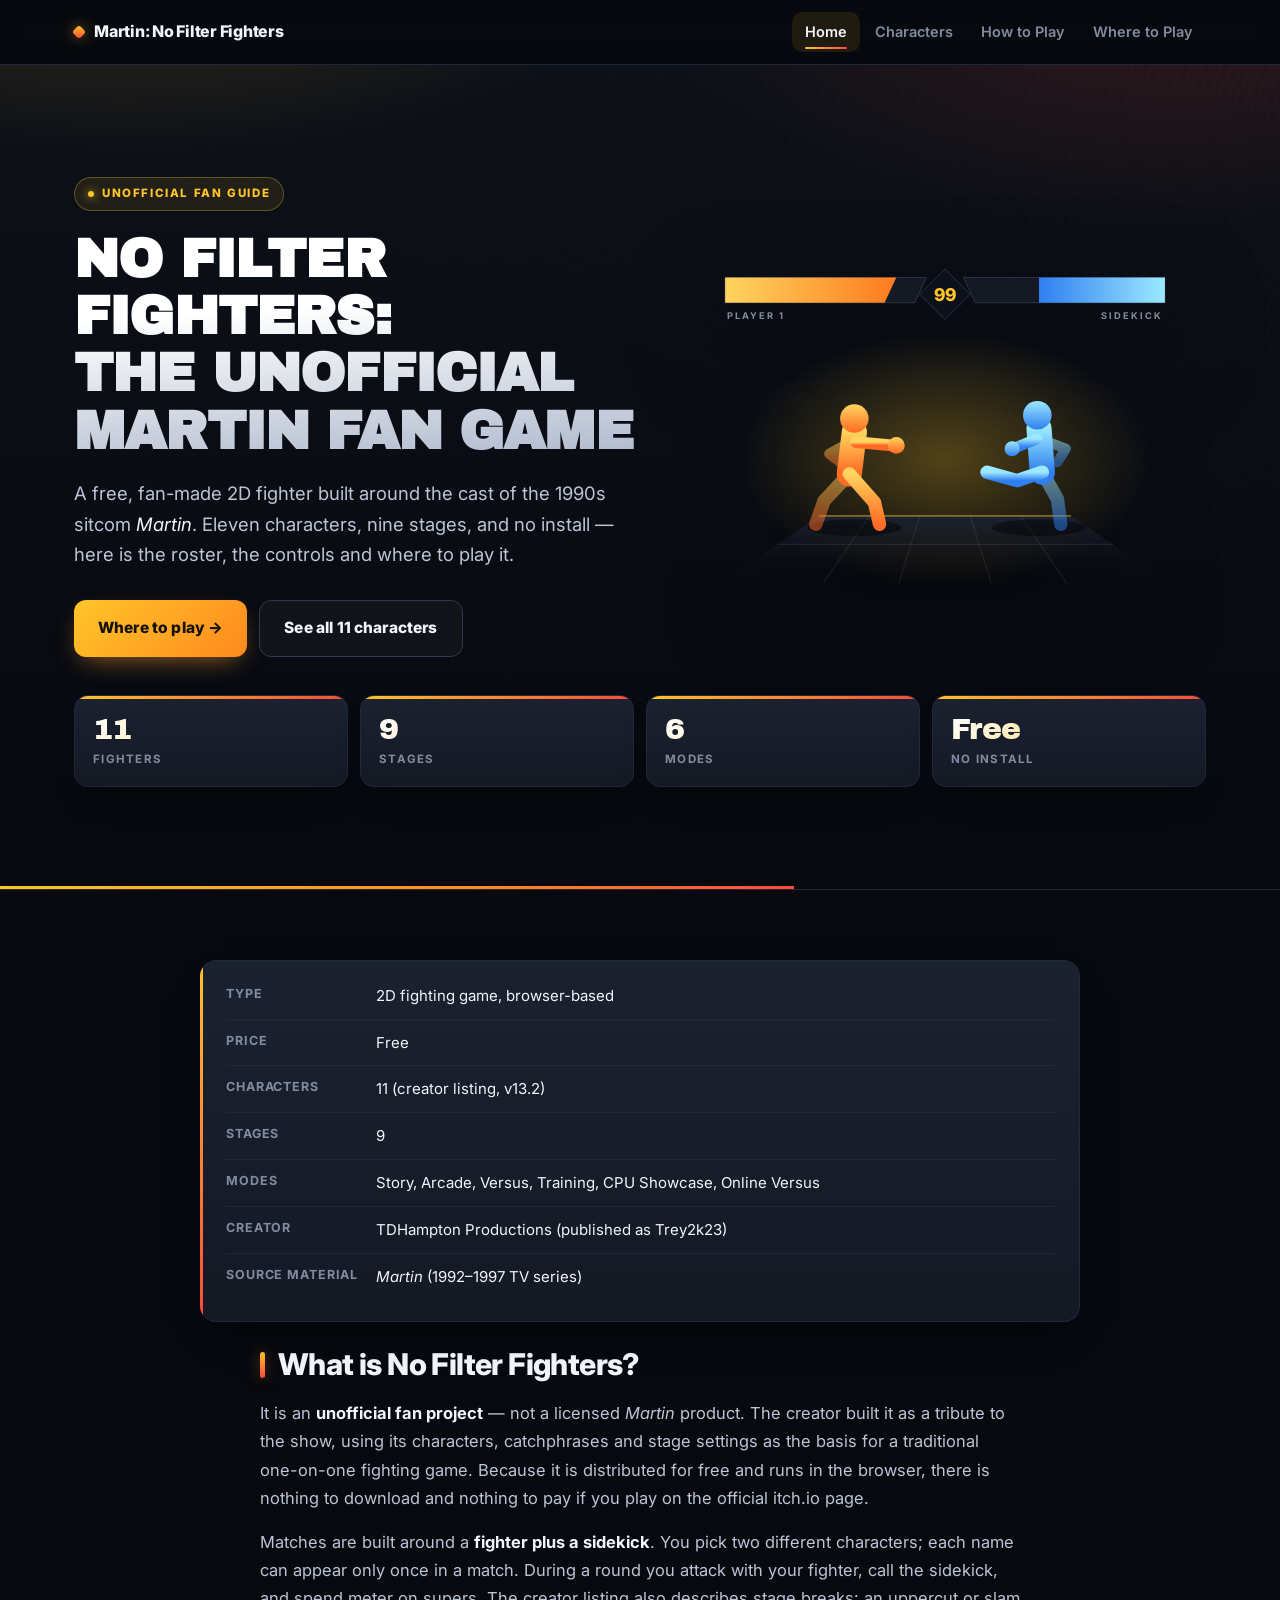
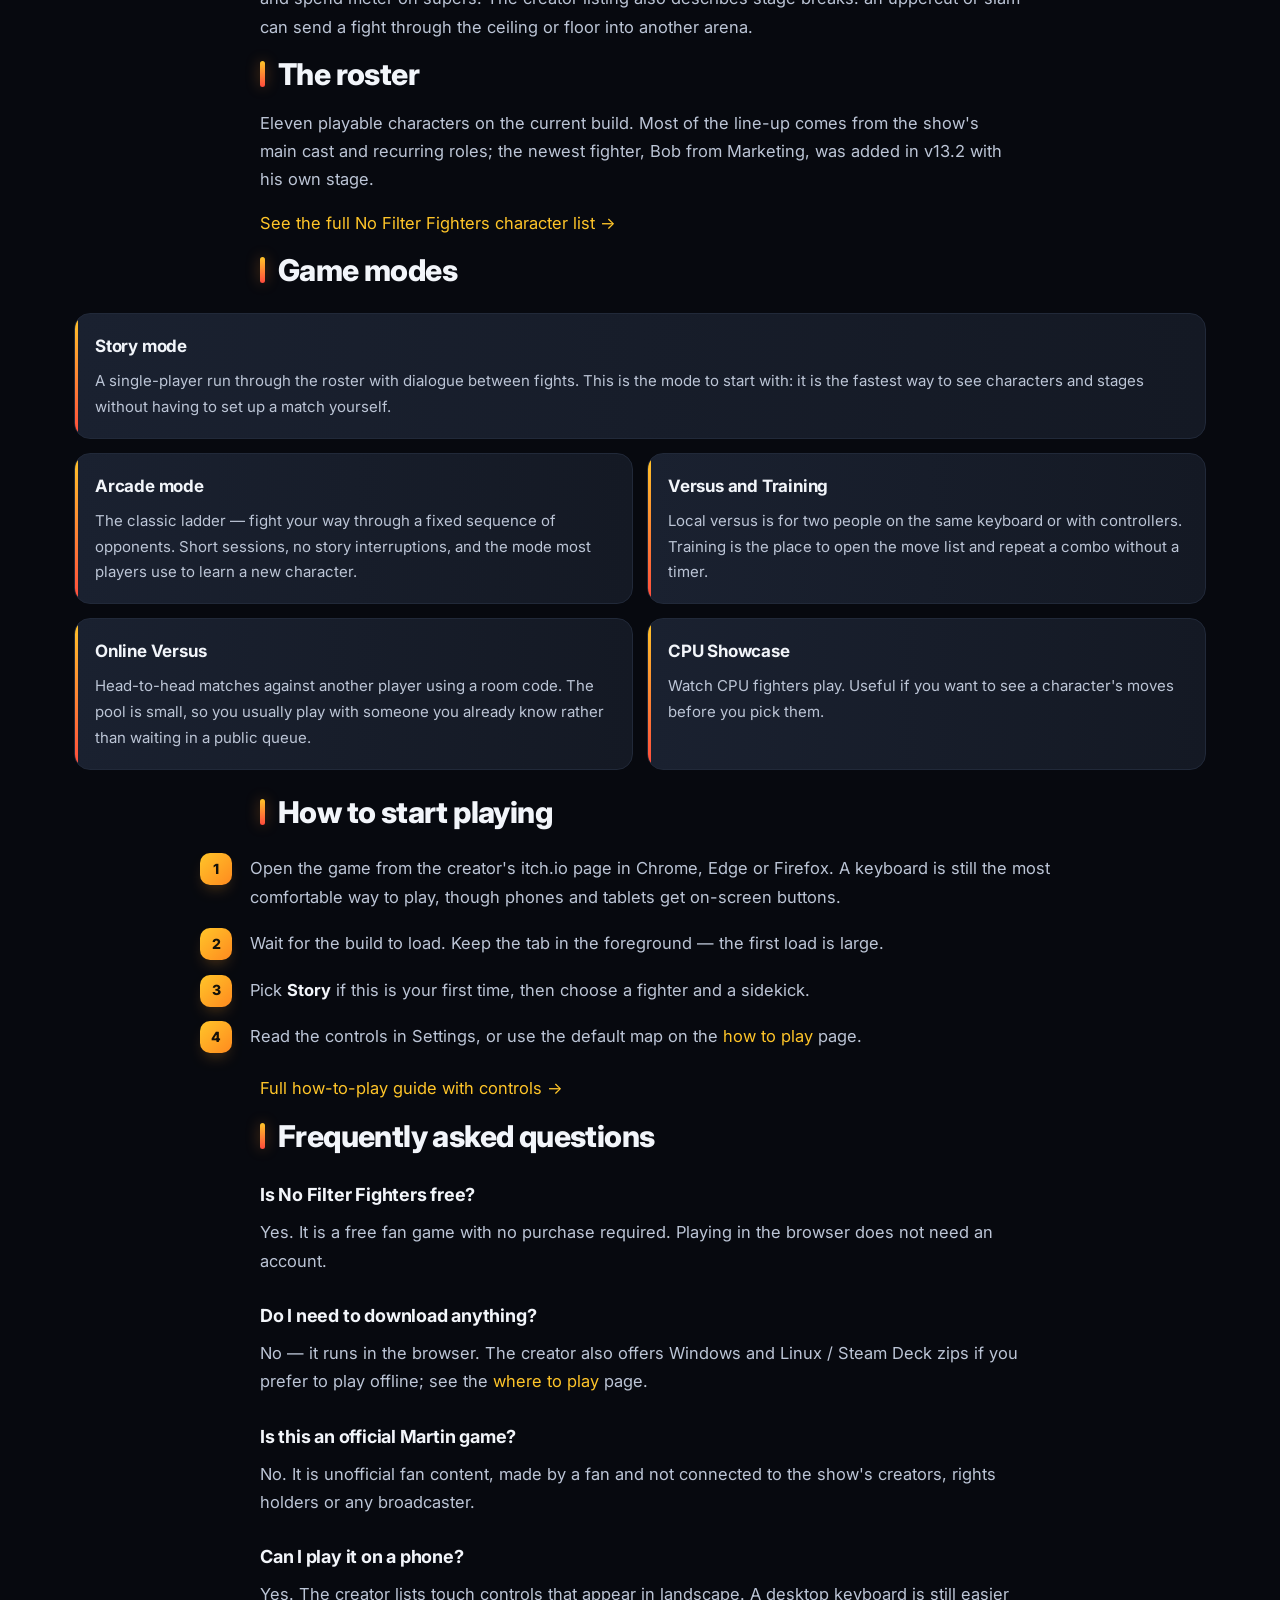
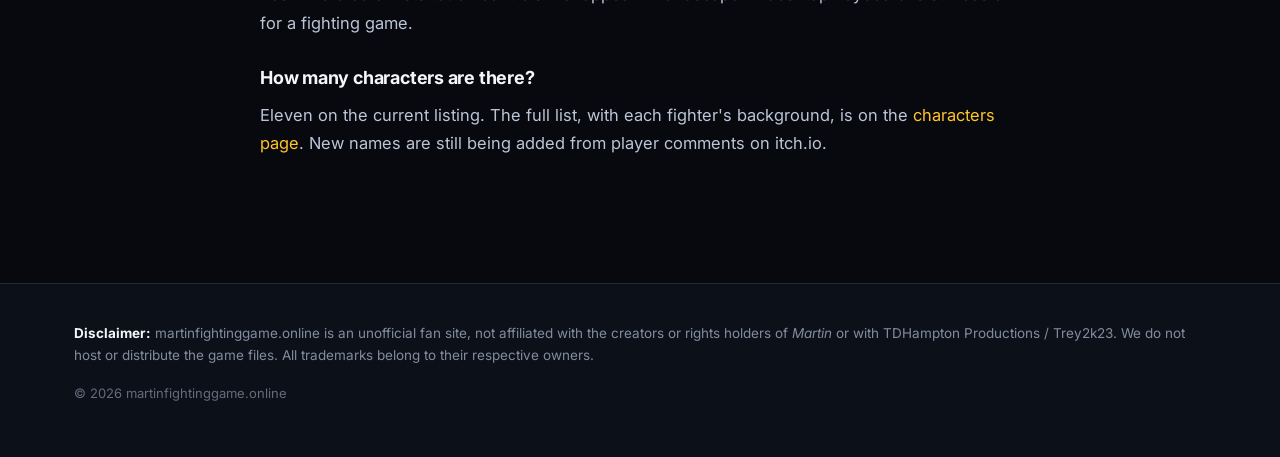
<file: index.html>
<!doctype html>
<html lang="en">
<head>
<meta charset="utf-8">
<meta name="viewport" content="width=device-width,initial-scale=1">
<title>No Filter Fighters – Martin Fan Game Guide &amp; Characters</title>
<meta name="description" content="No Filter Fighters is a free unofficial Martin fan fighting game you can play in your browser. Full character list, stages, game modes and how to start playing.">
<link rel="canonical" href="https://martinfightinggame.online/">
<meta property="og:type" content="website">
<meta property="og:site_name" content="martinfightinggame.online">
<meta property="og:url" content="https://martinfightinggame.online/">
<meta property="og:title" content="No Filter Fighters – Martin Fan Game Guide &amp; Characters">
<meta property="og:description" content="Free unofficial Martin fan fighting game you can play in your browser. Full character list, stages, game modes and how to start playing.">
<meta property="og:image" content="https://martinfightinggame.online/og.png">
<meta property="og:image:width" content="1200">
<meta property="og:image:height" content="630">
<meta property="og:image:alt" content="No Filter Fighters – unofficial Martin fan fighting game">
<meta name="twitter:card" content="summary_large_image">
<meta name="twitter:image" content="https://martinfightinggame.online/og.png">
<link rel="preconnect" href="https://fonts.gstatic.com" crossorigin>
<link rel="stylesheet" href="https://fonts.googleapis.com/css2?family=Archivo+Black&family=Inter:wght@400;500;600;700;800&display=swap">
<link rel="stylesheet" href="/style.css?v=4">
<link rel="icon" href="/favicon.ico" sizes="32x32">
<link rel="icon" href="/favicon.svg" type="image/svg+xml">
<link rel="apple-touch-icon" href="/apple-touch-icon.png">
</head>
<body>
<header class="site-header"><div class="wrap">
  <a class="brand" href="/"><span class="dot"></span>Martin: No Filter Fighters</a>
  <nav class="nav">
    <a href="/" aria-current="page">Home</a>
    <a href="/characters/">Characters</a>
    <a href="/how-to-play/">How to Play</a>
    <a href="/where-to-play/">Where to Play</a>
  </nav>
</div></header>

<main>
  <section class="page-hero"><div class="wrap">
  <div class="hero-grid">
    <div class="hero-copy">
      <span class="eyebrow">Unofficial Fan Guide</span>
      <h1>No Filter Fighters:<br>The Unofficial Martin Fan Game</h1>
      <p class="lede">A free, fan-made 2D fighter built around the cast of the 1990s sitcom <em>Martin</em>. Eleven characters, nine stages, and no install — here is the roster, the controls and where to play it.</p>
      <div class="cta-row">
        <a class="btn" href="/where-to-play/">Where to play →</a>
        <a class="btn btn-ghost" href="/characters/">See all 11 characters</a>
      </div>
    </div>

    <div class="hero-art">
      <svg class="arena" viewBox="0 0 560 400" xmlns="http://www.w3.org/2000/svg" role="img" aria-label="Two abstract fighters facing off on a stage with health bars">
        <defs>
          <linearGradient id="h-p1" x1="0" x2="1" y1="0" y2="0"><stop offset="0" stop-color="#ffd45e"/><stop offset="1" stop-color="#ff7a1f"/></linearGradient>
          <linearGradient id="h-p2" x1="1" x2="0" y1="0" y2="0"><stop offset="0" stop-color="#9ce9ff"/><stop offset="1" stop-color="#2f7ff0"/></linearGradient>
          <linearGradient id="h-f1" x1="0" x2="0" y1="0" y2="1"><stop offset="0" stop-color="#ffd45e"/><stop offset="1" stop-color="#ff6a24"/></linearGradient>
          <linearGradient id="h-f2" x1="0" x2="0" y1="0" y2="1"><stop offset="0" stop-color="#9ce9ff"/><stop offset="1" stop-color="#2f7ff0"/></linearGradient>
          <linearGradient id="h-floor" x1="0" x2="0" y1="0" y2="1"><stop offset="0" stop-color="#1b2232"/><stop offset="1" stop-color="#07090f" stop-opacity="0"/></linearGradient>
          <radialGradient id="h-glow"><stop offset="0" stop-color="#ffc529" stop-opacity=".30"/><stop offset="1" stop-color="#ffc529" stop-opacity="0"/></radialGradient>
        </defs>

        <ellipse cx="280" cy="250" rx="245" ry="150" fill="url(#h-glow)"/>

        <path d="M130 318 H430 L548 398 H12 Z" fill="url(#h-floor)"/>
        <g stroke="#fff" stroke-opacity=".07" stroke-width="1.5">
          <path d="M190 318 L135 398"/><path d="M250 318 L225 398"/>
          <path d="M310 318 L335 398"/><path d="M370 318 L425 398"/>
          <path d="M80 352 H480"/>
        </g>
        <path d="M130 318 H430" stroke="#ffc529" stroke-opacity=".45" stroke-width="2"/>

        <g>
          <path d="M18 34 H258 L244 64 H18 Z" fill="#141924" stroke="#30394d"/>
          <path d="M18 34 H222 L208 64 H18 Z" fill="url(#h-p1)"/>
          <path d="M542 34 H302 L316 64 H542 Z" fill="#141924" stroke="#30394d"/>
          <path d="M542 34 H392 V64 H542 Z" fill="url(#h-p2)"/>
          <path d="M280 24 L310 54 L280 84 L250 54 Z" fill="#0c1018" stroke="#30394d"/>
          <text x="280" y="62" text-anchor="middle" font-family="Inter,system-ui,sans-serif" font-size="21" font-weight="800" fill="#ffc529">99</text>
          <text x="20" y="84" font-family="Inter,system-ui,sans-serif" font-size="11" font-weight="700" letter-spacing="2.4" fill="#828ca0">PLAYER 1</text>
          <text x="540" y="84" text-anchor="end" font-family="Inter,system-ui,sans-serif" font-size="11" font-weight="700" letter-spacing="2.4" fill="#828ca0">SIDEKICK</text>
        </g>

        <ellipse cx="172" cy="332" rx="56" ry="10" fill="#000" opacity=".45"/>
        <ellipse cx="392" cy="332" rx="56" ry="10" fill="#000" opacity=".45"/>

        <g transform="translate(172,330)"><g class="f1" fill="url(#h-f1)" stroke="url(#h-f1)" stroke-linecap="round" stroke-linejoin="round">
          <g opacity=".5">
            <path d="M-4 -100 L-30 -86 L-12 -72" fill="none" stroke-width="12"/>
            <path d="M-6 -62 L-36 -30 L-46 -2" fill="none" stroke-width="16"/>
          </g>
          <path d="M0 -112 L-6 -62" fill="none" stroke-width="30"/>
          <circle cx="0" cy="-128" r="17" stroke="none"/>
          <path d="M-6 -62 L24 -28 L30 -2" fill="none" stroke-width="16"/>
          <path d="M2 -100 L44 -96" fill="none" stroke-width="14"/>
          <circle cx="50" cy="-96" r="10" stroke="none"/>
        </g></g>

        <g transform="translate(392,330) scale(-1,1)"><g class="f2" fill="url(#h-f2)" stroke="url(#h-f2)" stroke-linecap="round" stroke-linejoin="round">
          <g opacity=".5">
            <path d="M-6 -102 L-32 -92 L-22 -76" fill="none" stroke-width="12"/>
            <path d="M-4 -64 L-22 -32 L-26 -2" fill="none" stroke-width="16"/>
          </g>
          <path d="M0 -116 L-4 -64" fill="none" stroke-width="30"/>
          <circle cx="2" cy="-132" r="17" stroke="none"/>
          <path d="M-4 -64 L26 -54 L62 -64" fill="none" stroke-width="16"/>
          <path d="M2 -104 L26 -94" fill="none" stroke-width="13"/>
          <circle cx="32" cy="-92" r="9" stroke="none"/>
        </g></g>

        <g transform="translate(-50,2)"><polygon class="spark" fill="#ffc529"
          points="272,206 275.8,222.8 290.4,213.6 281.2,228.2 298,232 281.2,235.8 290.4,250.4 275.8,241.2 272,258 268.2,241.2 253.6,250.4 262.8,235.8 246,232 262.8,228.2 253.6,213.6 268.2,222.8"/></g>
      </svg>
    </div>
  </div>

  <div class="stats">
    <div><span class="num">11</span><span class="lab">Fighters</span></div>
    <div><span class="num">9</span><span class="lab">Stages</span></div>
    <div><span class="num">6</span><span class="lab">Modes</span></div>
    <div><span class="num">Free</span><span class="lab">No install</span></div>
  </div>
</div></section>

  <div class="wrap prose">
    <section>
      <div class="card callout">
        <dl class="facts">
          <dt>Type</dt><dd>2D fighting game, browser-based</dd>
          <dt>Price</dt><dd>Free</dd>
          <dt>Characters</dt><dd>11 (creator listing, v13.2)</dd>
          <dt>Stages</dt><dd>9</dd>
          <dt>Modes</dt><dd>Story, Arcade, Versus, Training, CPU Showcase, Online Versus</dd>
          <dt>Creator</dt><dd>TDHampton Productions (published as Trey2k23)</dd>
          <dt>Source material</dt><dd><em>Martin</em> (1992–1997 TV series)</dd>
        </dl>
      </div>

      <h2>What is No Filter Fighters?</h2>
      <p>It is an <strong>unofficial fan project</strong> — not a licensed <em>Martin</em> product. The creator built it as a tribute to the show, using its characters, catchphrases and stage settings as the basis for a traditional one-on-one fighting game. Because it is distributed for free and runs in the browser, there is nothing to download and nothing to pay if you play on the official itch.io page.</p>
      <p>Matches are built around a <strong>fighter plus a sidekick</strong>. You pick two different characters; each name can appear only once in a match. During a round you attack with your fighter, call the sidekick, and spend meter on supers. The creator listing also describes stage breaks: an uppercut or slam can send a fight through the ceiling or floor into another arena.</p>

      <h2>The roster</h2>
      <p>Eleven playable characters on the current build. Most of the line-up comes from the show's main cast and recurring roles; the newest fighter, Bob from Marketing, was added in v13.2 with his own stage.</p>
      <p><a href="/characters/">See the full No Filter Fighters character list →</a></p>

      <h2>Game modes</h2>
      <div class="mode">
        <div class="mode-item">
          <h3>Story mode</h3>
          <p>A single-player run through the roster with dialogue between fights. This is the mode to start with: it is the fastest way to see characters and stages without having to set up a match yourself.</p>
        </div>
        <div class="mode-item">
          <h3>Arcade mode</h3>
          <p>The classic ladder — fight your way through a fixed sequence of opponents. Short sessions, no story interruptions, and the mode most players use to learn a new character.</p>
        </div>
        <div class="mode-item">
          <h3>Versus and Training</h3>
          <p>Local versus is for two people on the same keyboard or with controllers. Training is the place to open the move list and repeat a combo without a timer.</p>
        </div>
        <div class="mode-item">
          <h3>Online Versus</h3>
          <p>Head-to-head matches against another player using a room code. The pool is small, so you usually play with someone you already know rather than waiting in a public queue.</p>
        </div>
        <div class="mode-item">
          <h3>CPU Showcase</h3>
          <p>Watch CPU fighters play. Useful if you want to see a character's moves before you pick them.</p>
        </div>
      </div>

      <h2>How to start playing</h2>
      <ol class="steps">
        <li>Open the game from the creator's itch.io page in Chrome, Edge or Firefox. A keyboard is still the most comfortable way to play, though phones and tablets get on-screen buttons.</li>
        <li>Wait for the build to load. Keep the tab in the foreground — the first load is large.</li>
        <li>Pick <strong>Story</strong> if this is your first time, then choose a fighter and a sidekick.</li>
        <li>Read the controls in Settings, or use the default map on the <a href="/how-to-play/">how to play</a> page.</li>
      </ol>
      <p><a href="/how-to-play/">Full how-to-play guide with controls →</a></p>

      <h2>Frequently asked questions</h2>
      <h3>Is No Filter Fighters free?</h3>
      <p>Yes. It is a free fan game with no purchase required. Playing in the browser does not need an account.</p>

      <h3>Do I need to download anything?</h3>
      <p>No — it runs in the browser. The creator also offers Windows and Linux / Steam Deck zips if you prefer to play offline; see the <a href="/where-to-play/">where to play</a> page.</p>

      <h3>Is this an official Martin game?</h3>
      <p>No. It is unofficial fan content, made by a fan and not connected to the show's creators, rights holders or any broadcaster.</p>

      <h3>Can I play it on a phone?</h3>
      <p>Yes. The creator lists touch controls that appear in landscape. A desktop keyboard is still easier for a fighting game.</p>

      <h3>How many characters are there?</h3>
      <p>Eleven on the current listing. The full list, with each fighter's background, is on the <a href="/characters/">characters page</a>. New names are still being added from player comments on itch.io.</p>
    </section>
  </div>
</main>

<footer class="site-footer"><div class="wrap">
  <p><strong>Disclaimer:</strong> martinfightinggame.online is an unofficial fan site, not affiliated with the creators or rights holders of <em>Martin</em> or with TDHampton Productions / Trey2k23. We do not host or distribute the game files. All trademarks belong to their respective owners.</p>
  <p class="copy">© 2026 martinfightinggame.online</p>
</div></footer>

<script type="application/ld+json">
{"@context":"https://schema.org","@type":"VideoGame","name":"Martin: No Filter Fighters",
"alternateName":"No Filter Fighters",
"description":"Free unofficial Martin fan-made 2D fighting game playable in a browser.",
"genre":["Fighting","Fan game"],"gamePlatform":["Web browser"],"applicationCategory":"Game",
"author":{"@type":"Organization","name":"TDHampton Productions"},
"numberOfPlayers":{"@type":"QuantitativeValue","minValue":1,"maxValue":2},
"offers":{"@type":"Offer","price":"0","priceCurrency":"USD"}}
</script>
<script type="application/ld+json">
{"@context":"https://schema.org","@type":"FAQPage","mainEntity":[
{"@type":"Question","name":"Is No Filter Fighters free?","acceptedAnswer":{"@type":"Answer","text":"Yes. It is a free fan game with no purchase required. Playing in the browser does not need an account."}},
{"@type":"Question","name":"Do I need to download anything?","acceptedAnswer":{"@type":"Answer","text":"No — it runs in the browser. The creator also offers Windows and Linux / Steam Deck zips if you prefer to play offline."}},
{"@type":"Question","name":"Is this an official Martin game?","acceptedAnswer":{"@type":"Answer","text":"No. It is unofficial fan content, made by a fan and not connected to the show's creators, rights holders or any broadcaster."}},
{"@type":"Question","name":"Can I play it on a phone?","acceptedAnswer":{"@type":"Answer","text":"Yes. The creator lists touch controls that appear in landscape. A desktop keyboard is still easier for a fighting game."}},
{"@type":"Question","name":"How many characters are there?","acceptedAnswer":{"@type":"Answer","text":"Eleven on the current listing. New names are still being added from player comments on itch.io."}}
]}
</script>
</body>
</html>
</file>
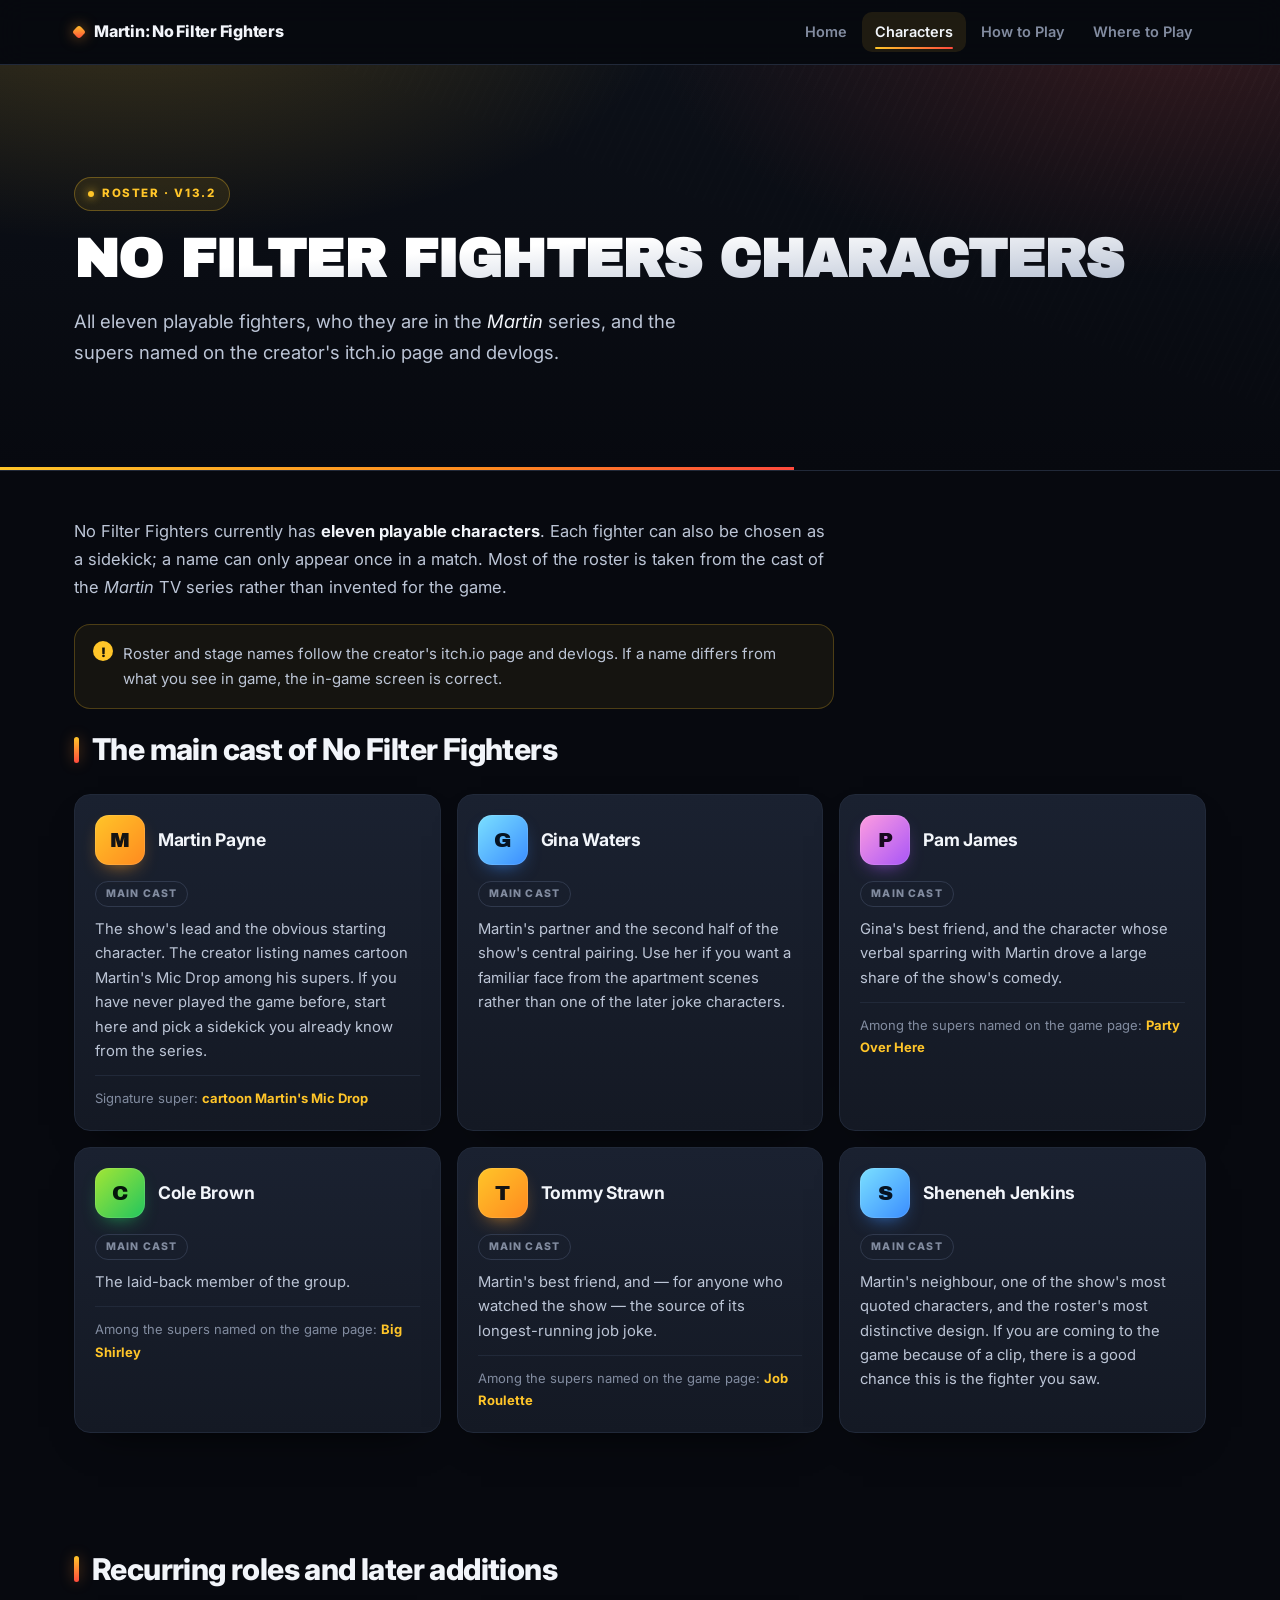
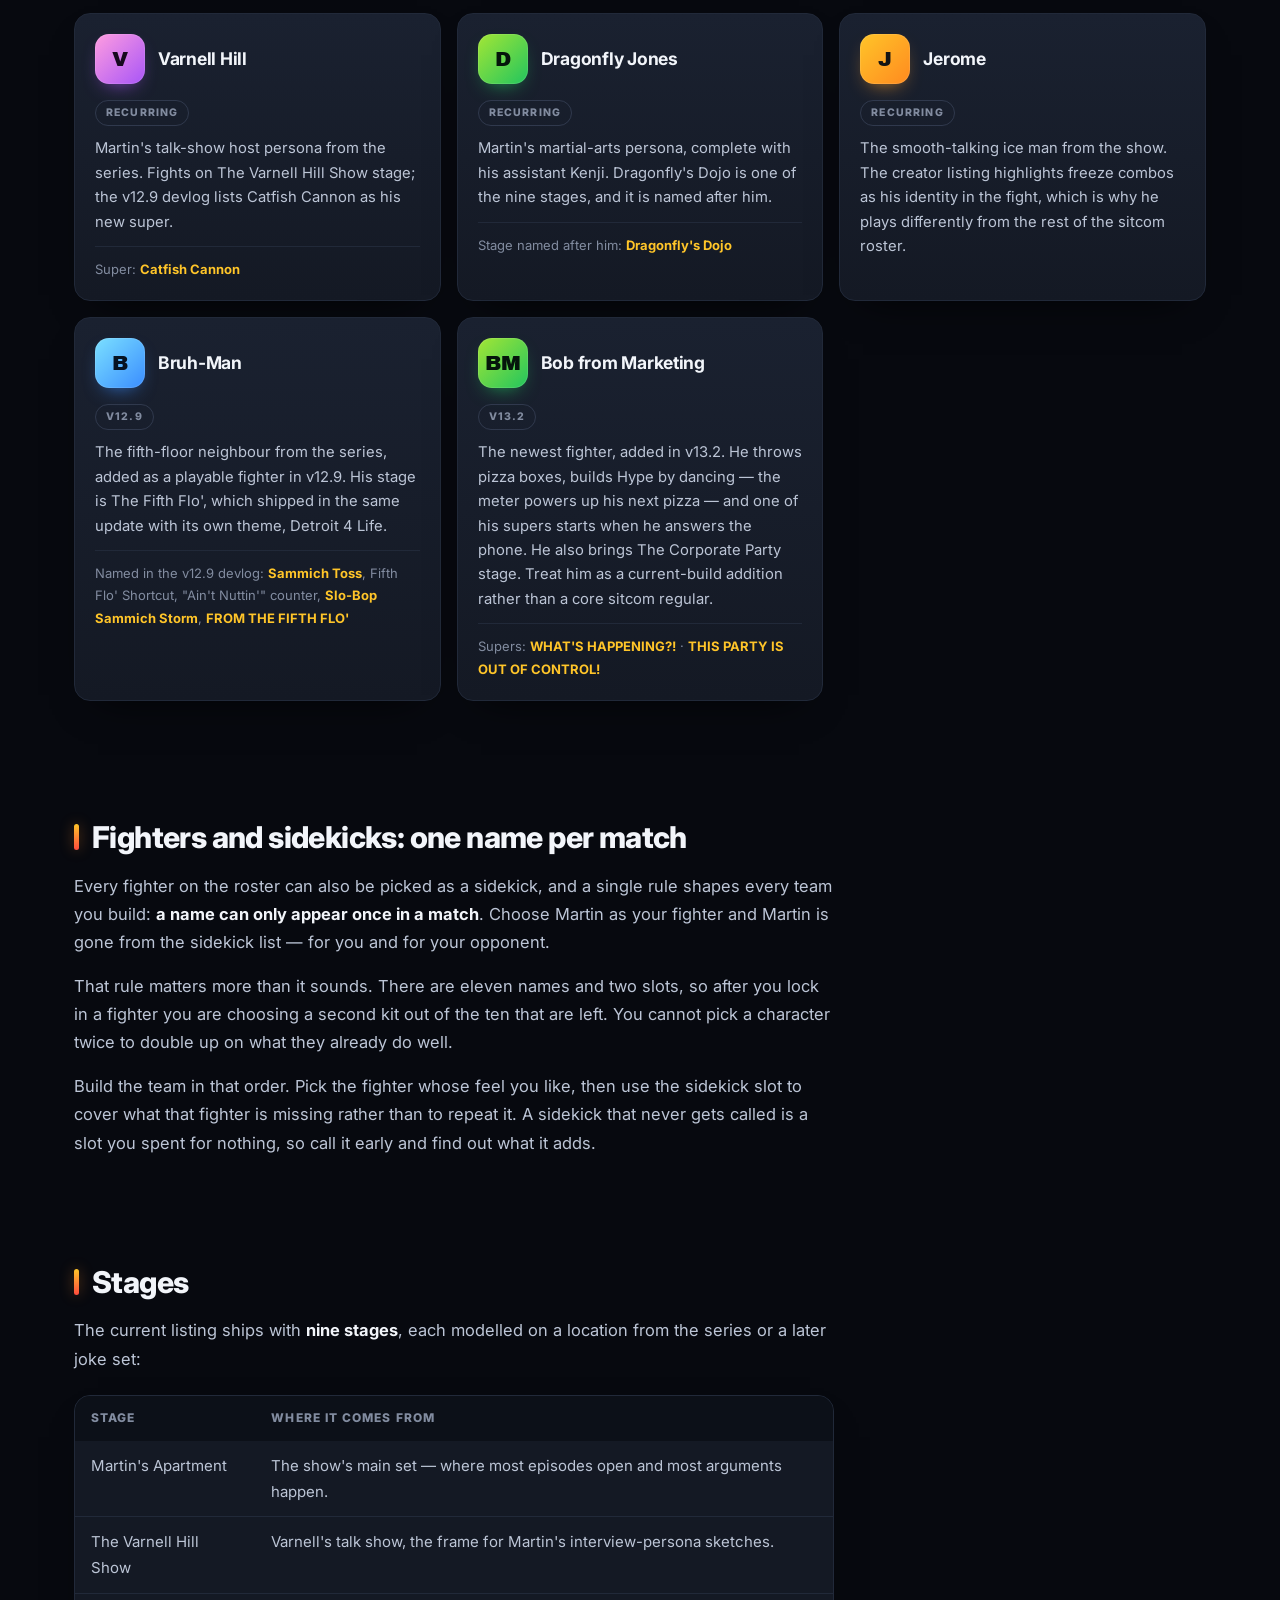
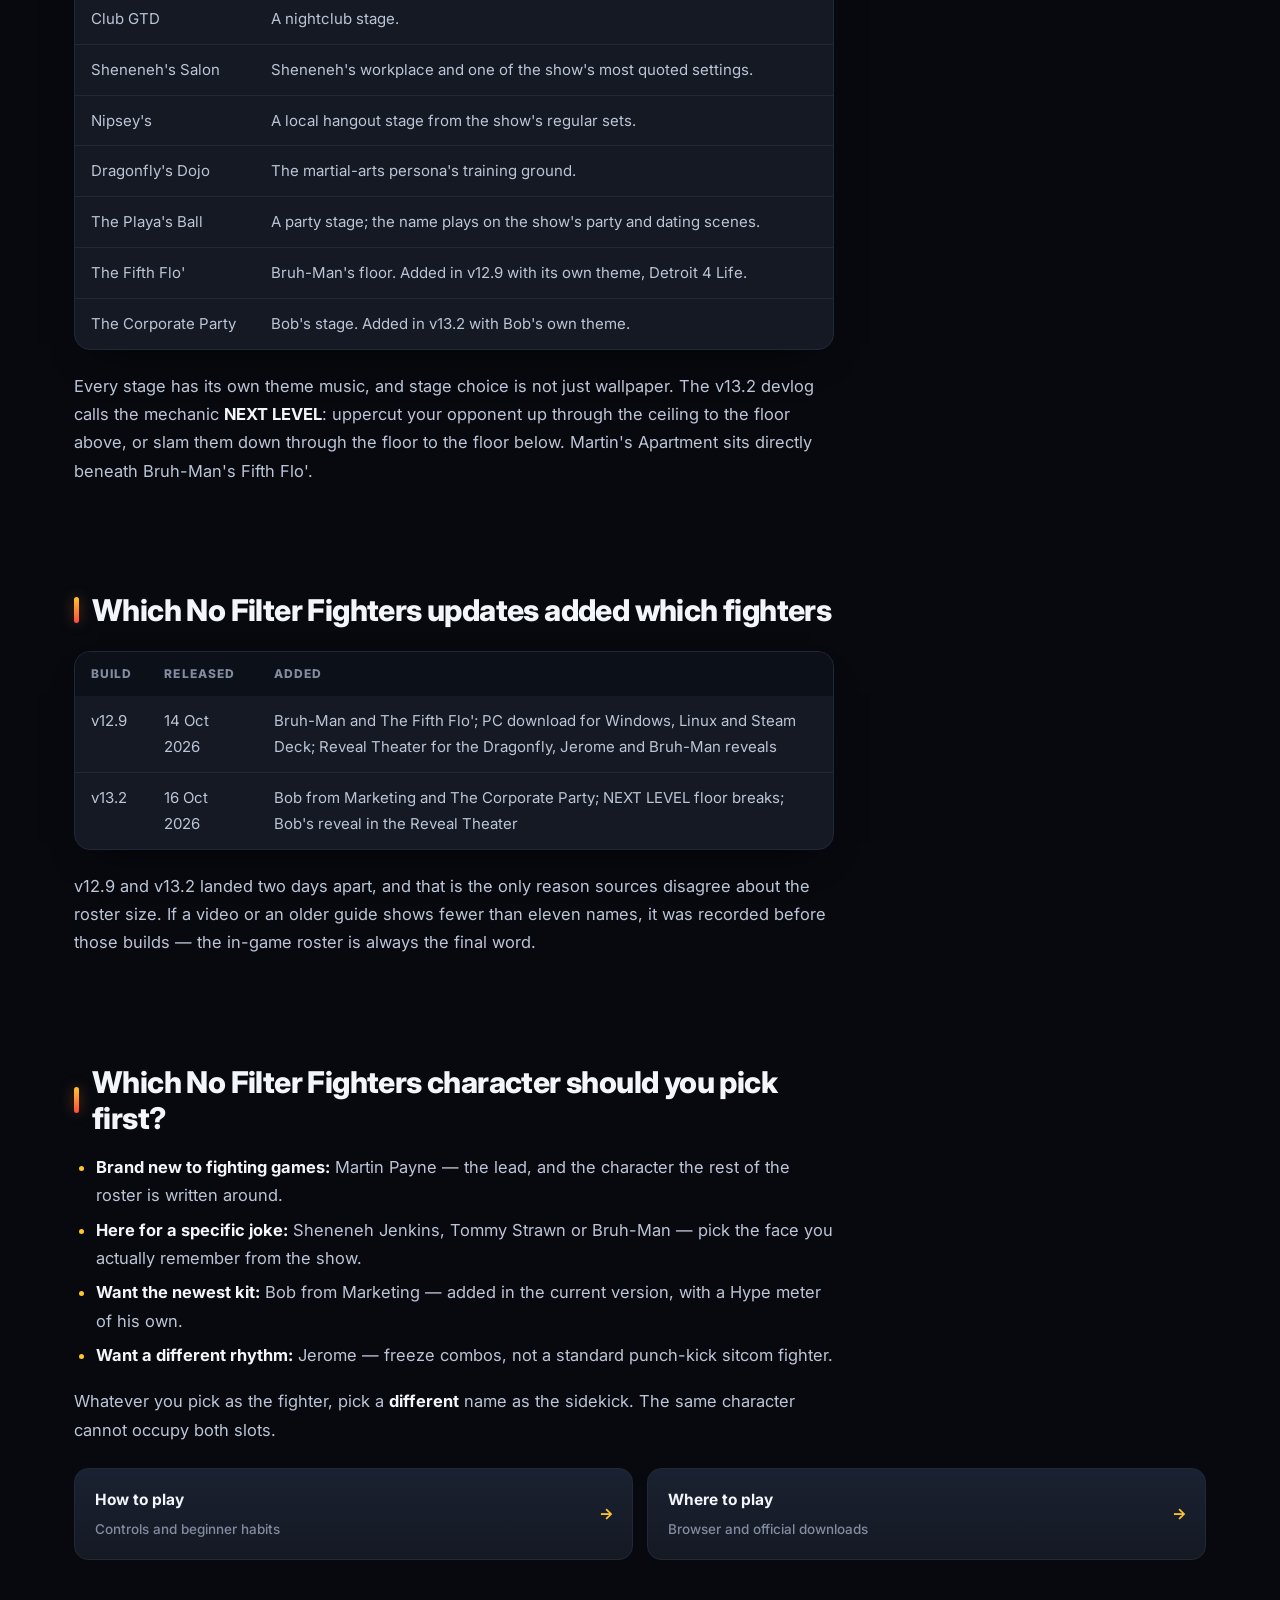
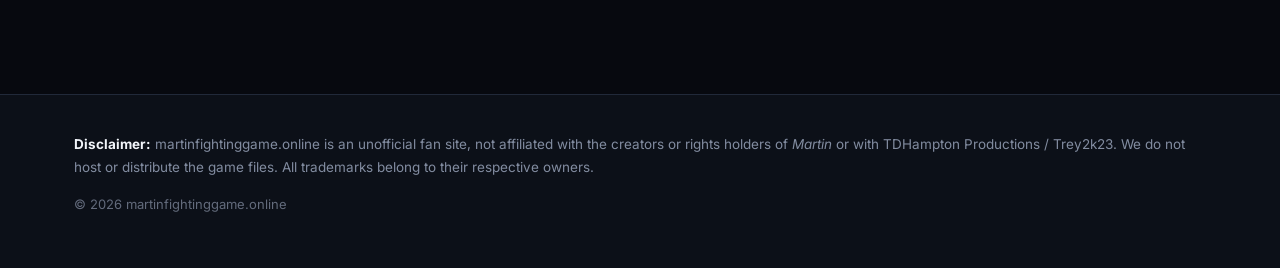
<file: characters/index.html>
<!doctype html>
<html lang="en">
<head>
<meta charset="utf-8">
<meta name="viewport" content="width=device-width,initial-scale=1">
<title>No Filter Fighters Characters: Full Martin Roster</title>
<meta name="description" content="All eleven No Filter Fighters characters, who they are in the Martin TV series, and what each one plays like. Full roster list with the stages they fight on.">
<link rel="canonical" href="https://martinfightinggame.online/characters/">
<meta property="og:type" content="website">
<meta property="og:site_name" content="martinfightinggame.online">
<meta property="og:url" content="https://martinfightinggame.online/characters/">
<meta property="og:title" content="No Filter Fighters Characters: Full Martin Roster">
<meta property="og:description" content="All eleven No Filter Fighters characters, who they are in the Martin TV series, and what each one plays like. Full roster list with the stages they fight on.">
<meta property="og:image" content="https://martinfightinggame.online/og.png">
<meta property="og:image:width" content="1200">
<meta property="og:image:height" content="630">
<meta property="og:image:alt" content="No Filter Fighters – unofficial Martin fan fighting game">
<meta name="twitter:card" content="summary_large_image">
<meta name="twitter:image" content="https://martinfightinggame.online/og.png">
<link rel="preconnect" href="https://fonts.gstatic.com" crossorigin>
<link rel="stylesheet" href="https://fonts.googleapis.com/css2?family=Archivo+Black&family=Inter:wght@400;500;600;700;800&display=swap">
<link rel="stylesheet" href="/style.css?v=4">
<link rel="icon" href="/favicon.ico" sizes="32x32">
<link rel="icon" href="/favicon.svg" type="image/svg+xml">
<link rel="apple-touch-icon" href="/apple-touch-icon.png">
</head>
<body>
<header class="site-header"><div class="wrap">
  <a class="brand" href="/"><span class="dot"></span>Martin: No Filter Fighters</a>
  <nav class="nav">
    <a href="/">Home</a>
    <a href="/characters/" aria-current="page">Characters</a>
    <a href="/how-to-play/">How to Play</a>
    <a href="/where-to-play/">Where to Play</a>
  </nav>
</div></header>

<main>
  <section class="page-hero"><div class="wrap">
    <span class="eyebrow">Roster · v13.2</span>
    <h1>No Filter Fighters Characters</h1>
    <p class="lede">All eleven playable fighters, who they are in the <em>Martin</em> series, and the supers named on the creator's itch.io page and devlogs.</p>
  </div></section>

  <div class="wrap">
    <section>
      <div class="prose">
      <p>No Filter Fighters currently has <strong>eleven playable characters</strong>. Each fighter can also be chosen as a sidekick; a name can only appear once in a match. Most of the roster is taken from the cast of the <em>Martin</em> TV series rather than invented for the game.</p>
      <p class="note">Roster and stage names follow the creator's itch.io page and devlogs. If a name differs from what you see in game, the in-game screen is correct.</p>
      <h2>The main cast of No Filter Fighters</h2>
      </div>
      <div class="char-grid">
        <article class="char-card">
          <div class="char-top"><div class="avatar">M</div><h3>Martin Payne</h3></div>
          <span class="tag">Main cast</span>
          <p>The show's lead and the obvious starting character. The creator listing names cartoon Martin's Mic Drop among his supers. If you have never played the game before, start here and pick a sidekick you already know from the series.</p>
          <span class="super">Signature super: <b>cartoon Martin's Mic Drop</b></span>
        </article>
        <article class="char-card">
          <div class="char-top"><div class="avatar v2">G</div><h3>Gina Waters</h3></div>
          <span class="tag">Main cast</span>
          <p>Martin's partner and the second half of the show's central pairing. Use her if you want a familiar face from the apartment scenes rather than one of the later joke characters.</p>
        </article>
        <article class="char-card">
          <div class="char-top"><div class="avatar v3">P</div><h3>Pam James</h3></div>
          <span class="tag">Main cast</span>
          <p>Gina's best friend, and the character whose verbal sparring with Martin drove a large share of the show's comedy.</p>
          <span class="super">Among the supers named on the game page: <b>Party Over Here</b></span>
        </article>
        <article class="char-card">
          <div class="char-top"><div class="avatar v4">C</div><h3>Cole Brown</h3></div>
          <span class="tag">Main cast</span>
          <p>The laid-back member of the group.</p>
          <span class="super">Among the supers named on the game page: <b>Big Shirley</b></span>
        </article>
        <article class="char-card">
          <div class="char-top"><div class="avatar">T</div><h3>Tommy Strawn</h3></div>
          <span class="tag">Main cast</span>
          <p>Martin's best friend, and — for anyone who watched the show — the source of its longest-running job joke.</p>
          <span class="super">Among the supers named on the game page: <b>Job Roulette</b></span>
        </article>
        <article class="char-card">
          <div class="char-top"><div class="avatar v2">S</div><h3>Sheneneh Jenkins</h3></div>
          <span class="tag">Main cast</span>
          <p>Martin's neighbour, one of the show's most quoted characters, and the roster's most distinctive design. If you are coming to the game because of a clip, there is a good chance this is the fighter you saw.</p>
        </article>
      </div>
    </section>

    <section>
      <div class="prose">
      <h2>Recurring roles and later additions</h2>
      </div>
      <div class="char-grid">
        <article class="char-card">
          <div class="char-top"><div class="avatar v3">V</div><h3>Varnell Hill</h3></div>
          <span class="tag">Recurring</span>
          <p>Martin's talk-show host persona from the series. Fights on The Varnell Hill Show stage; the v12.9 devlog lists Catfish Cannon as his new super.</p>
          <span class="super">Super: <b>Catfish Cannon</b></span>
        </article>
        <article class="char-card">
          <div class="char-top"><div class="avatar v4">D</div><h3>Dragonfly Jones</h3></div>
          <span class="tag">Recurring</span>
          <p>Martin's martial-arts persona, complete with his assistant Kenji. Dragonfly's Dojo is one of the nine stages, and it is named after him.</p>
          <span class="super">Stage named after him: <b>Dragonfly's Dojo</b></span>
        </article>
        <article class="char-card">
          <div class="char-top"><div class="avatar">J</div><h3>Jerome</h3></div>
          <span class="tag">Recurring</span>
          <p>The smooth-talking ice man from the show. The creator listing highlights freeze combos as his identity in the fight, which is why he plays differently from the rest of the sitcom roster.</p>
        </article>
        <article class="char-card">
          <div class="char-top"><div class="avatar v2">B</div><h3>Bruh-Man</h3></div>
          <span class="tag">v12.9</span>
          <p>The fifth-floor neighbour from the series, added as a playable fighter in v12.9. His stage is The Fifth Flo', which shipped in the same update with its own theme, Detroit 4 Life.</p>
          <span class="super">Named in the v12.9 devlog: <b>Sammich Toss</b>, Fifth Flo' Shortcut, "Ain't Nuttin'" counter, <b>Slo-Bop Sammich Storm</b>, <b>FROM THE FIFTH FLO'</b></span>
        </article>
        <article class="char-card">
          <div class="char-top"><div class="avatar v4">BM</div><h3>Bob from Marketing</h3></div>
          <span class="tag">v13.2</span>
          <p>The newest fighter, added in v13.2. He throws pizza boxes, builds Hype by dancing — the meter powers up his next pizza — and one of his supers starts when he answers the phone. He also brings The Corporate Party stage. Treat him as a current-build addition rather than a core sitcom regular.</p>
          <span class="super">Supers: <b>WHAT'S HAPPENING?!</b> · <b>THIS PARTY IS OUT OF CONTROL!</b></span>
        </article>
      </div>
    </section>

    <section>
      <div class="prose">
      <h2>Fighters and sidekicks: one name per match</h2>
      <p>Every fighter on the roster can also be picked as a sidekick, and a single rule shapes every team you build: <strong>a name can only appear once in a match</strong>. Choose Martin as your fighter and Martin is gone from the sidekick list — for you and for your opponent.</p>
      <p>That rule matters more than it sounds. There are eleven names and two slots, so after you lock in a fighter you are choosing a second kit out of the ten that are left. You cannot pick a character twice to double up on what they already do well.</p>
      <p>Build the team in that order. Pick the fighter whose feel you like, then use the sidekick slot to cover what that fighter is missing rather than to repeat it. A sidekick that never gets called is a slot you spent for nothing, so call it early and find out what it adds.</p>
      </div>
    </section>

    <section>
      <div class="prose">
      <h2>Stages</h2>
      <p>The current listing ships with <strong>nine stages</strong>, each modelled on a location from the series or a later joke set:</p>
      <table>
        <thead><tr><th>Stage</th><th>Where it comes from</th></tr></thead>
        <tbody>
          <tr><td>Martin's Apartment</td><td>The show's main set — where most episodes open and most arguments happen.</td></tr>
          <tr><td>The Varnell Hill Show</td><td>Varnell's talk show, the frame for Martin's interview-persona sketches.</td></tr>
          <tr><td>Club GTD</td><td>A nightclub stage.</td></tr>
          <tr><td>Sheneneh's Salon</td><td>Sheneneh's workplace and one of the show's most quoted settings.</td></tr>
          <tr><td>Nipsey's</td><td>A local hangout stage from the show's regular sets.</td></tr>
          <tr><td>Dragonfly's Dojo</td><td>The martial-arts persona's training ground.</td></tr>
          <tr><td>The Playa's Ball</td><td>A party stage; the name plays on the show's party and dating scenes.</td></tr>
          <tr><td>The Fifth Flo'</td><td>Bruh-Man's floor. Added in v12.9 with its own theme, Detroit 4 Life.</td></tr>
          <tr><td>The Corporate Party</td><td>Bob's stage. Added in v13.2 with Bob's own theme.</td></tr>
        </tbody>
      </table>
      <p>Every stage has its own theme music, and stage choice is not just wallpaper. The v13.2 devlog calls the mechanic <strong>NEXT LEVEL</strong>: uppercut your opponent up through the ceiling to the floor above, or slam them down through the floor to the floor below. Martin's Apartment sits directly beneath Bruh-Man's Fifth Flo'.</p>
      </div>
    </section>

    <section>
      <div class="prose">
        <h2>Which No Filter Fighters updates added which fighters</h2>
        <table>
          <thead><tr><th>Build</th><th>Released</th><th>Added</th></tr></thead>
          <tbody>
            <tr><td>v12.9</td><td>14 Oct 2026</td>
                <td>Bruh-Man and The Fifth Flo'; PC download for Windows, Linux and Steam Deck; Reveal Theater for the Dragonfly, Jerome and Bruh-Man reveals</td></tr>
            <tr><td>v13.2</td><td>16 Oct 2026</td>
                <td>Bob from Marketing and The Corporate Party; NEXT LEVEL floor breaks; Bob's reveal in the Reveal Theater</td></tr>
          </tbody>
        </table>
        <p>v12.9 and v13.2 landed two days apart, and that is the only reason sources disagree about the roster size. If a video or an older guide shows fewer than eleven names, it was recorded before those builds — the in-game roster is always the final word.</p>
      </div>
    </section>

    <section>
      <div class="prose">
      <h2>Which No Filter Fighters character should you pick first?</h2>
      <ul>
        <li><strong>Brand new to fighting games:</strong> Martin Payne — the lead, and the character the rest of the roster is written around.</li>
        <li><strong>Here for a specific joke:</strong> Sheneneh Jenkins, Tommy Strawn or Bruh-Man — pick the face you actually remember from the show.</li>
        <li><strong>Want the newest kit:</strong> Bob from Marketing — added in the current version, with a Hype meter of his own.</li>
        <li><strong>Want a different rhythm:</strong> Jerome — freeze combos, not a standard punch-kick sitcom fighter.</li>
      </ul>
      <p>Whatever you pick as the fighter, pick a <strong>different</strong> name as the sidekick. The same character cannot occupy both slots.</p>
      </div>
      <div class="links-grid">
        <a class="link-card" href="/how-to-play/">How to play<span>Controls and beginner habits</span></a>
        <a class="link-card" href="/where-to-play/">Where to play<span>Browser and official downloads</span></a>
      </div>
    </section>
  </div>
</main>

<footer class="site-footer"><div class="wrap">
  <p><strong>Disclaimer:</strong> martinfightinggame.online is an unofficial fan site, not affiliated with the creators or rights holders of <em>Martin</em> or with TDHampton Productions / Trey2k23. We do not host or distribute the game files. All trademarks belong to their respective owners.</p>
  <p class="copy">© 2026 martinfightinggame.online</p>
</div></footer>
<script type="application/ld+json">
{"@context":"https://schema.org","@type":"BreadcrumbList","itemListElement":[
{"@type":"ListItem","position":1,"name":"Home","item":"https://martinfightinggame.online/"},
{"@type":"ListItem","position":2,"name":"Characters","item":"https://martinfightinggame.online/characters/"}]}
</script>
<script type="application/ld+json">
{"@context":"https://schema.org","@type":"ItemList","name":"No Filter Fighters roster","numberOfItems":11,"itemListElement":[
{"@type":"ListItem","position":1,"name":"Martin Payne"},
{"@type":"ListItem","position":2,"name":"Gina Waters"},
{"@type":"ListItem","position":3,"name":"Pam James"},
{"@type":"ListItem","position":4,"name":"Cole Brown"},
{"@type":"ListItem","position":5,"name":"Tommy Strawn"},
{"@type":"ListItem","position":6,"name":"Sheneneh Jenkins"},
{"@type":"ListItem","position":7,"name":"Varnell Hill"},
{"@type":"ListItem","position":8,"name":"Dragonfly Jones"},
{"@type":"ListItem","position":9,"name":"Jerome"},
{"@type":"ListItem","position":10,"name":"Bruh-Man"},
{"@type":"ListItem","position":11,"name":"Bob from Marketing"}
]}
</script>
</body>
</html>
</file>
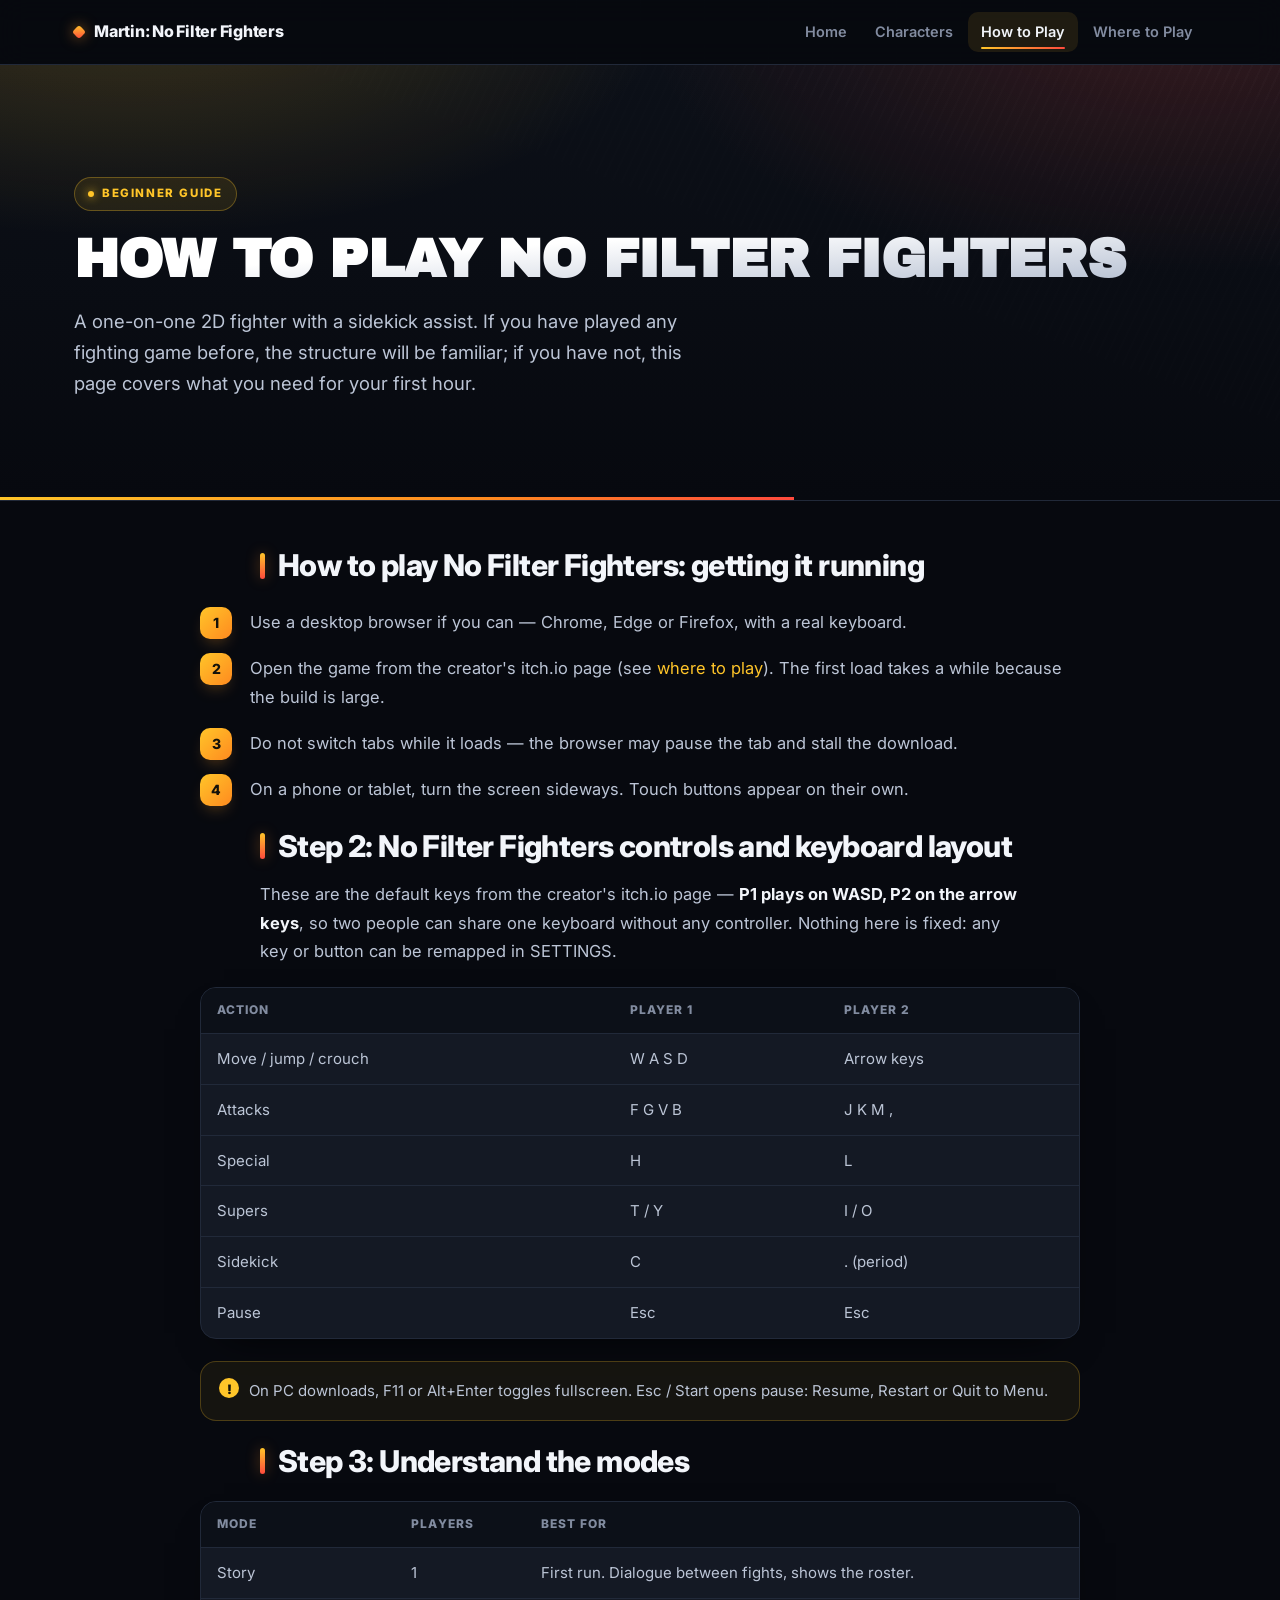
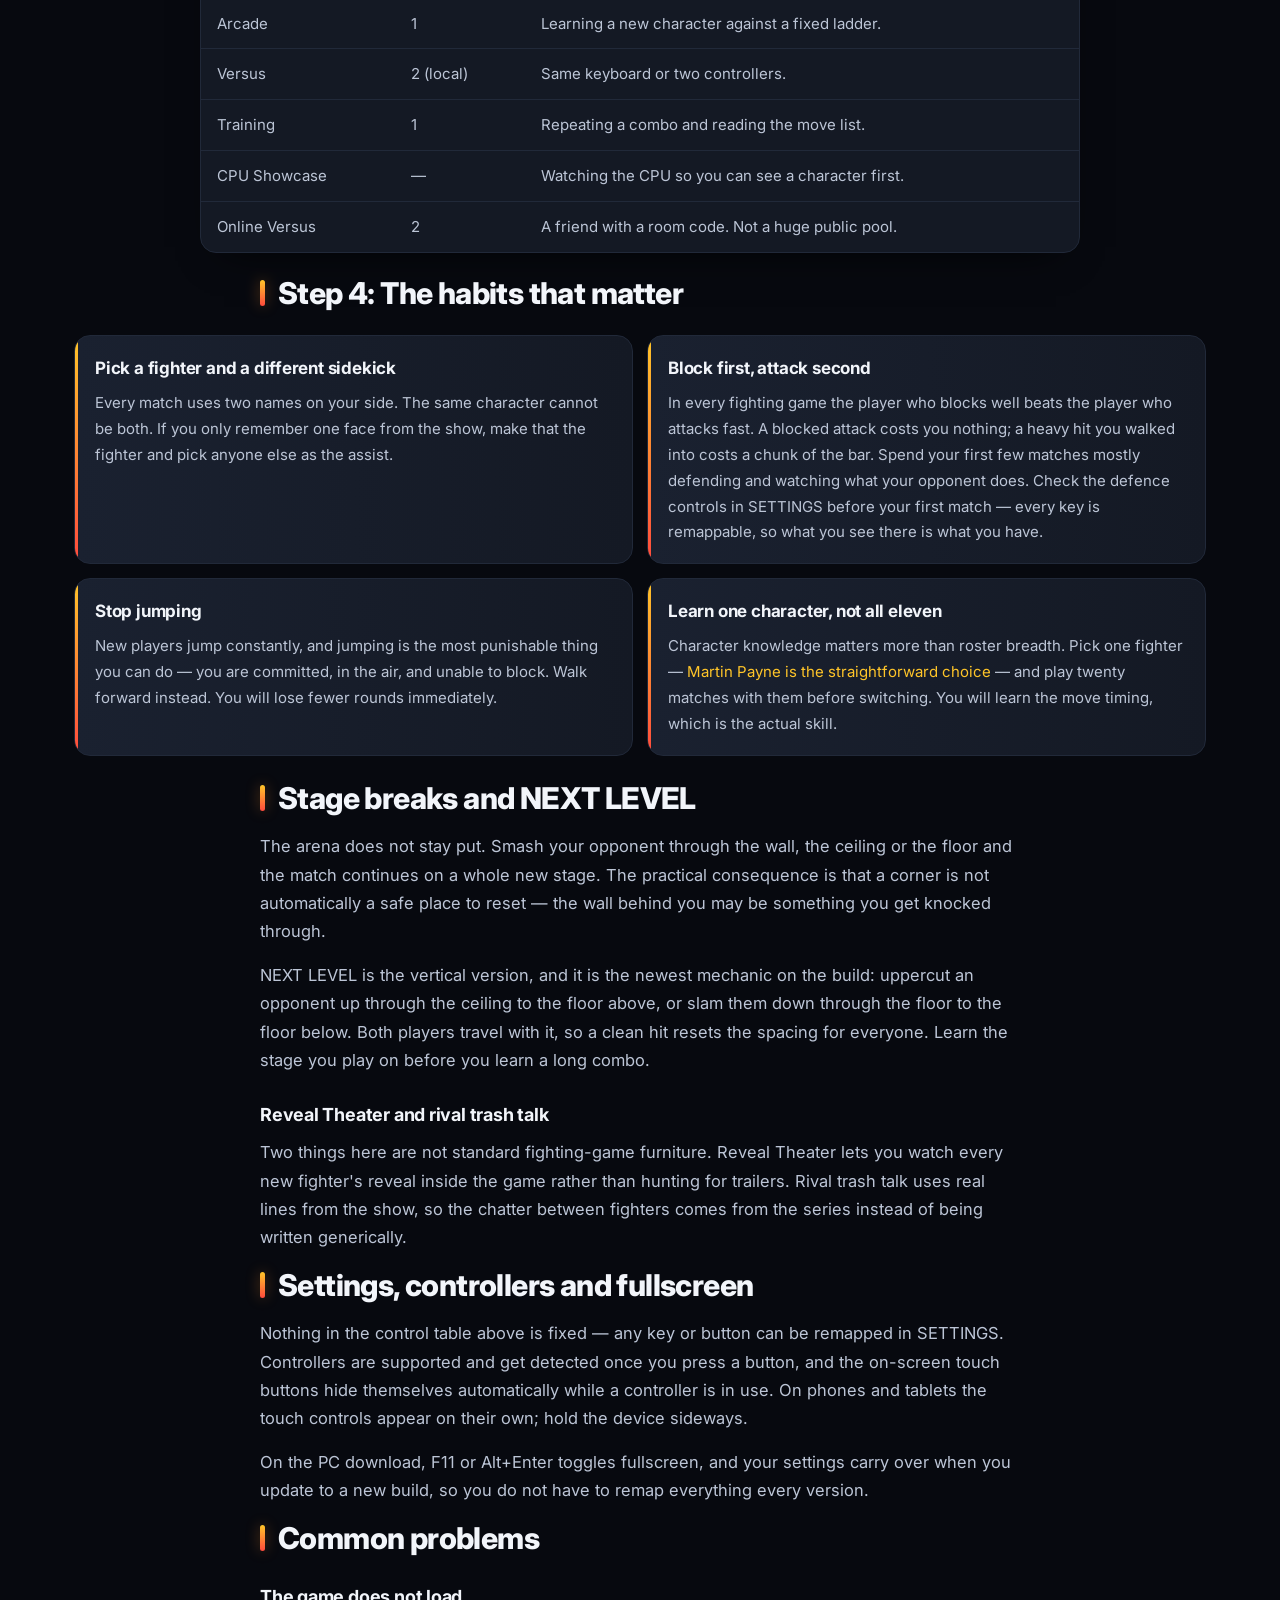
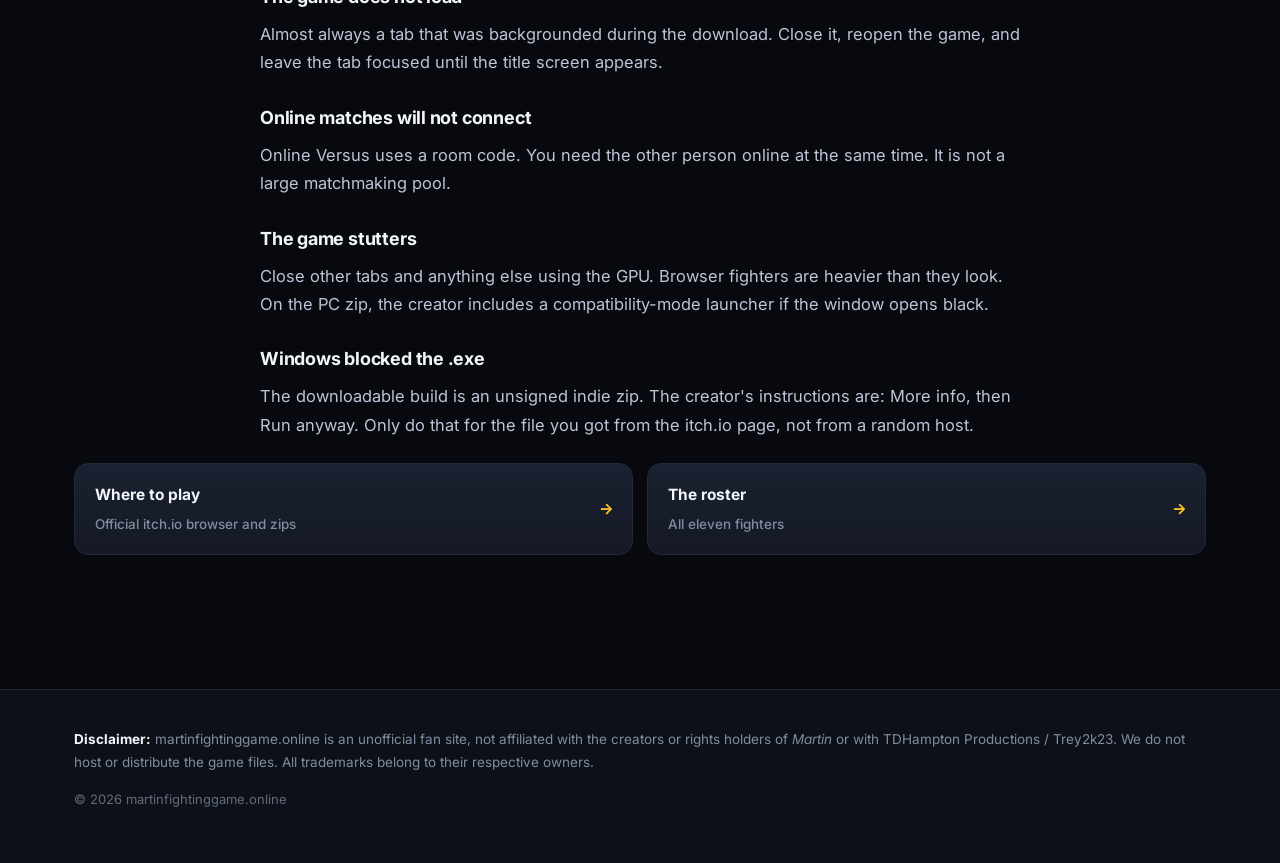
<file: how-to-play/index.html>
<!doctype html>
<html lang="en">
<head>
<meta charset="utf-8">
<meta name="viewport" content="width=device-width,initial-scale=1">
<title>How to Play No Filter Fighters: Controls &amp; Beginner Guide</title>
<meta name="description" content="How to play No Filter Fighters: the controls, the modes explained, and the basics that carry you through your first matches. Browser fighter, no install.">
<link rel="canonical" href="https://martinfightinggame.online/how-to-play/">
<meta property="og:type" content="website">
<meta property="og:site_name" content="martinfightinggame.online">
<meta property="og:url" content="https://martinfightinggame.online/how-to-play/">
<meta property="og:title" content="How to Play No Filter Fighters: Controls &amp; Beginner Guide">
<meta property="og:description" content="How to play No Filter Fighters: the controls, the modes explained, and the basics that carry you through your first matches. Browser fighter, no install.">
<meta property="og:image" content="https://martinfightinggame.online/og.png">
<meta property="og:image:width" content="1200">
<meta property="og:image:height" content="630">
<meta property="og:image:alt" content="No Filter Fighters – unofficial Martin fan fighting game">
<meta name="twitter:card" content="summary_large_image">
<meta name="twitter:image" content="https://martinfightinggame.online/og.png">
<link rel="preconnect" href="https://fonts.gstatic.com" crossorigin>
<link rel="stylesheet" href="https://fonts.googleapis.com/css2?family=Archivo+Black&family=Inter:wght@400;500;600;700;800&display=swap">
<link rel="stylesheet" href="/style.css?v=4">
<link rel="icon" href="/favicon.ico" sizes="32x32">
<link rel="icon" href="/favicon.svg" type="image/svg+xml">
<link rel="apple-touch-icon" href="/apple-touch-icon.png">
</head>
<body>
<header class="site-header"><div class="wrap">
  <a class="brand" href="/"><span class="dot"></span>Martin: No Filter Fighters</a>
  <nav class="nav">
    <a href="/">Home</a>
    <a href="/characters/">Characters</a>
    <a href="/how-to-play/" aria-current="page">How to Play</a>
    <a href="/where-to-play/">Where to Play</a>
  </nav>
</div></header>

<main>
  <section class="page-hero"><div class="wrap">
    <span class="eyebrow">Beginner guide</span>
    <h1>How to Play No Filter Fighters</h1>
    <p class="lede">A one-on-one 2D fighter with a sidekick assist. If you have played any fighting game before, the structure will be familiar; if you have not, this page covers what you need for your first hour.</p>
  </div></section>

  <div class="wrap prose">
    <section>
      <h2>How to play No Filter Fighters: getting it running</h2>
      <ol class="steps">
        <li>Use a desktop browser if you can — Chrome, Edge or Firefox, with a real keyboard.</li>
        <li>Open the game from the creator's itch.io page (see <a href="/where-to-play/">where to play</a>). The first load takes a while because the build is large.</li>
        <li>Do not switch tabs while it loads — the browser may pause the tab and stall the download.</li>
        <li>On a phone or tablet, turn the screen sideways. Touch buttons appear on their own.</li>
      </ol>

      <h2 id="controls">Step 2: No Filter Fighters controls and keyboard layout</h2>
      <p>These are the default keys from the creator's itch.io page — <strong>P1 plays on WASD, P2 on the arrow keys</strong>, so two people can share one keyboard without any controller. Nothing here is fixed: any key or button can be remapped in SETTINGS.</p>
      <table>
        <tr><th>Action</th><th>Player 1</th><th>Player 2</th></tr>
        <tr><td>Move / jump / crouch</td><td>W A S D</td><td>Arrow keys</td></tr>
        <tr><td>Attacks</td><td>F G V B</td><td>J K M ,</td></tr>
        <tr><td>Special</td><td>H</td><td>L</td></tr>
        <tr><td>Supers</td><td>T / Y</td><td>I / O</td></tr>
        <tr><td>Sidekick</td><td>C</td><td>. (period)</td></tr>
        <tr><td>Pause</td><td>Esc</td><td>Esc</td></tr>
      </table>
      <p class="note">On PC downloads, F11 or Alt+Enter toggles fullscreen. Esc / Start opens pause: Resume, Restart or Quit to Menu.</p>

      <h2>Step 3: Understand the modes</h2>
      <table>
        <tr><th>Mode</th><th>Players</th><th>Best for</th></tr>
        <tr><td>Story</td><td>1</td><td>First run. Dialogue between fights, shows the roster.</td></tr>
        <tr><td>Arcade</td><td>1</td><td>Learning a new character against a fixed ladder.</td></tr>
        <tr><td>Versus</td><td>2 (local)</td><td>Same keyboard or two controllers.</td></tr>
        <tr><td>Training</td><td>1</td><td>Repeating a combo and reading the move list.</td></tr>
        <tr><td>CPU Showcase</td><td>—</td><td>Watching the CPU so you can see a character first.</td></tr>
        <tr><td>Online Versus</td><td>2</td><td>A friend with a room code. Not a huge public pool.</td></tr>
      </table>

      <h2>Step 4: The habits that matter</h2>
      <div class="mode">
        <div class="mode-item">
          <h3>Pick a fighter and a different sidekick</h3>
          <p>Every match uses two names on your side. The same character cannot be both. If you only remember one face from the show, make that the fighter and pick anyone else as the assist.</p>
        </div>
        <div class="mode-item">
          <h3>Block first, attack second</h3>
          <p>In every fighting game the player who blocks well beats the player who attacks fast. A blocked attack costs you nothing; a heavy hit you walked into costs a chunk of the bar. Spend your first few matches mostly defending and watching what your opponent does. Check the defence controls in SETTINGS before your first match — every key is remappable, so what you see there is what you have.</p>
        </div>
        <div class="mode-item">
          <h3>Stop jumping</h3>
          <p>New players jump constantly, and jumping is the most punishable thing you can do — you are committed, in the air, and unable to block. Walk forward instead. You will lose fewer rounds immediately.</p>
        </div>
        <div class="mode-item">
          <h3>Learn one character, not all eleven</h3>
          <p>Character knowledge matters more than roster breadth. Pick one fighter — <a href="/characters/">Martin Payne is the straightforward choice</a> — and play twenty matches with them before switching. You will learn the move timing, which is the actual skill.</p>
        </div>
      </div>

      <h2>Stage breaks and NEXT LEVEL</h2>
      <p>The arena does not stay put. Smash your opponent through the wall, the ceiling or the floor and the match continues on a whole new stage. The practical consequence is that a corner is not automatically a safe place to reset — the wall behind you may be something you get knocked through.</p>
      <p>NEXT LEVEL is the vertical version, and it is the newest mechanic on the build: uppercut an opponent up through the ceiling to the floor above, or slam them down through the floor to the floor below. Both players travel with it, so a clean hit resets the spacing for everyone. Learn the stage you play on before you learn a long combo.</p>

      <h3>Reveal Theater and rival trash talk</h3>
      <p>Two things here are not standard fighting-game furniture. Reveal Theater lets you watch every new fighter's reveal inside the game rather than hunting for trailers. Rival trash talk uses real lines from the show, so the chatter between fighters comes from the series instead of being written generically.</p>

      <h2>Settings, controllers and fullscreen</h2>
      <p>Nothing in the control table above is fixed — any key or button can be remapped in SETTINGS. Controllers are supported and get detected once you press a button, and the on-screen touch buttons hide themselves automatically while a controller is in use. On phones and tablets the touch controls appear on their own; hold the device sideways.</p>
      <p>On the PC download, F11 or Alt+Enter toggles fullscreen, and your settings carry over when you update to a new build, so you do not have to remap everything every version.</p>

      <h2>Common problems</h2>
      <h3>The game does not load</h3>
      <p>Almost always a tab that was backgrounded during the download. Close it, reopen the game, and leave the tab focused until the title screen appears.</p>
      <h3>Online matches will not connect</h3>
      <p>Online Versus uses a room code. You need the other person online at the same time. It is not a large matchmaking pool.</p>
      <h3>The game stutters</h3>
      <p>Close other tabs and anything else using the GPU. Browser fighters are heavier than they look. On the PC zip, the creator includes a compatibility-mode launcher if the window opens black.</p>
      <h3>Windows blocked the .exe</h3>
      <p>The downloadable build is an unsigned indie zip. The creator's instructions are: More info, then Run anyway. Only do that for the file you got from the itch.io page, not from a random host.</p>

      <div class="links-grid">
        <a class="link-card" href="/where-to-play/">Where to play<span>Official itch.io browser and zips</span></a>
        <a class="link-card" href="/characters/">The roster<span>All eleven fighters</span></a>
      </div>
    </section>
  </div>
</main>

<footer class="site-footer"><div class="wrap">
  <p><strong>Disclaimer:</strong> martinfightinggame.online is an unofficial fan site, not affiliated with the creators or rights holders of <em>Martin</em> or with TDHampton Productions / Trey2k23. We do not host or distribute the game files. All trademarks belong to their respective owners.</p>
  <p class="copy">© 2026 martinfightinggame.online</p>
</div></footer>
<script type="application/ld+json">
{"@context":"https://schema.org","@type":"BreadcrumbList","itemListElement":[
{"@type":"ListItem","position":1,"name":"Home","item":"https://martinfightinggame.online/"},
{"@type":"ListItem","position":2,"name":"How to Play","item":"https://martinfightinggame.online/how-to-play/"}]}
</script>
</body>
</html>
</file>
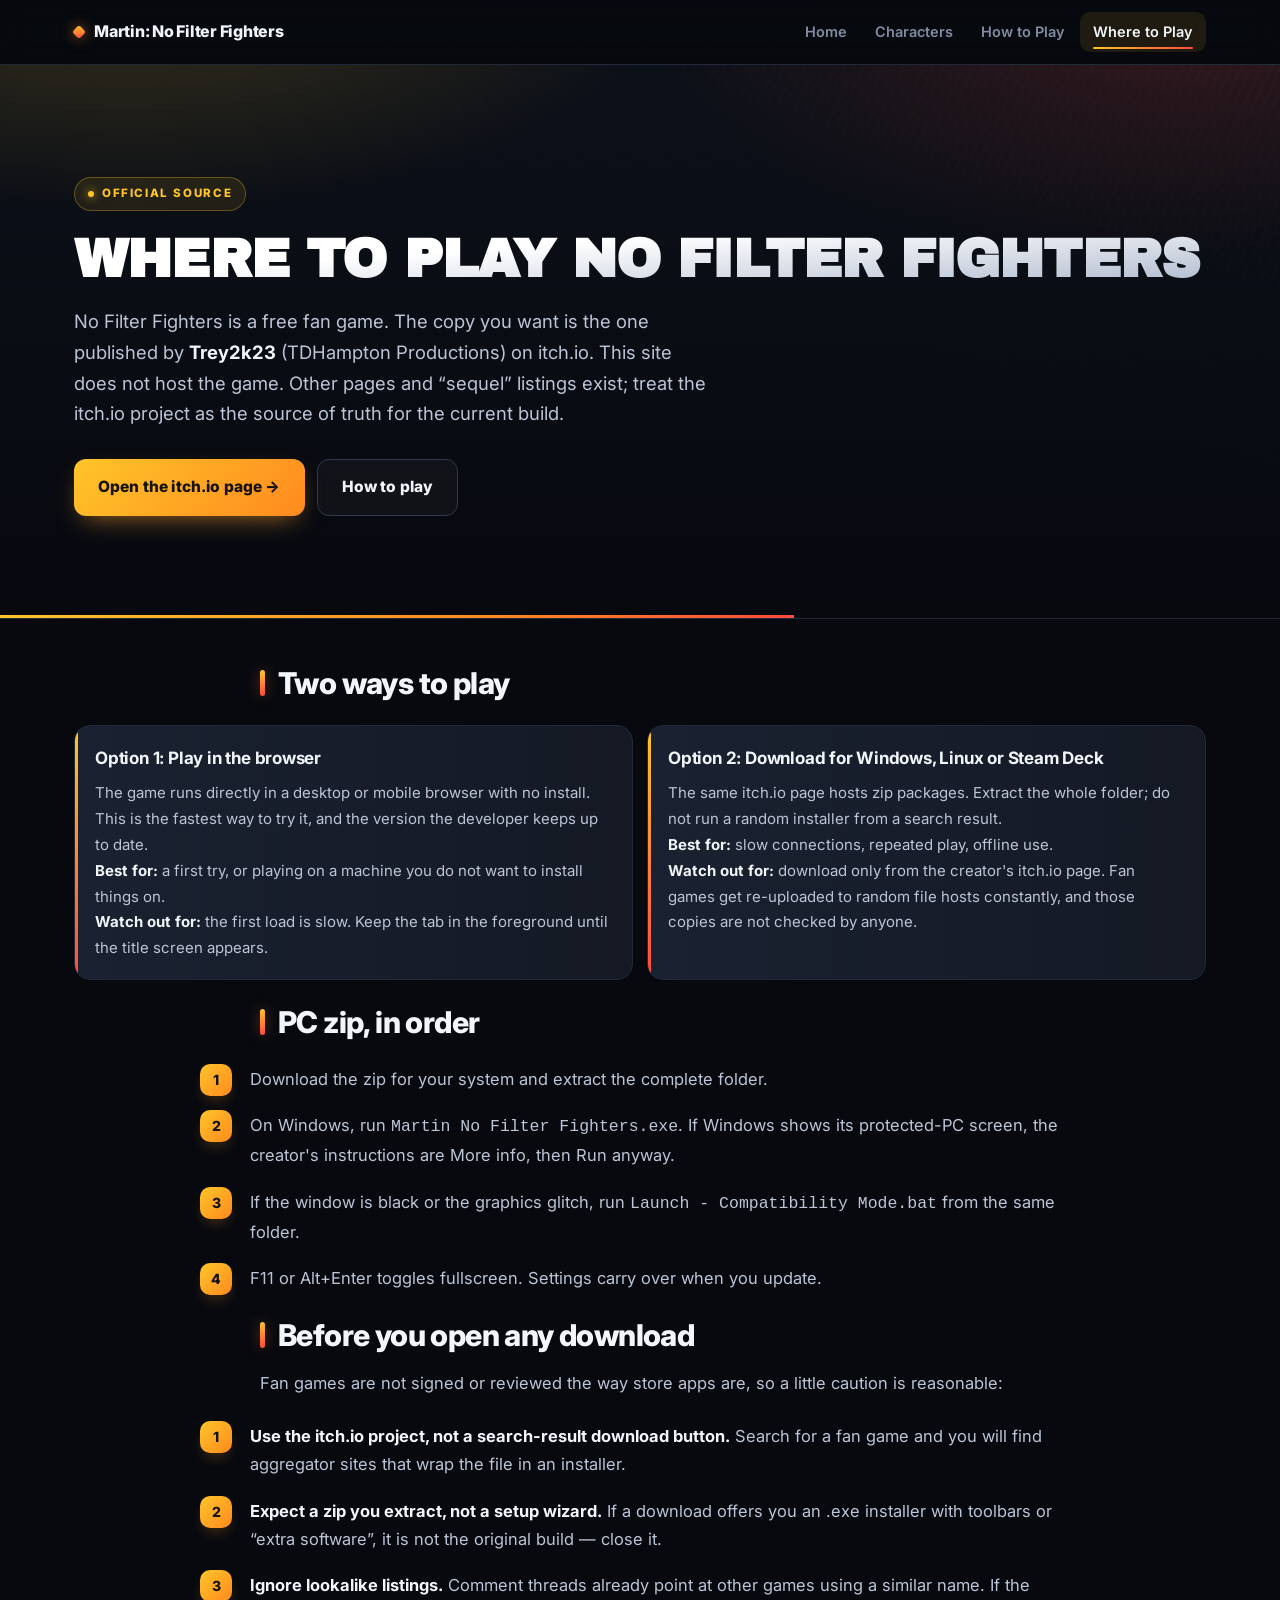
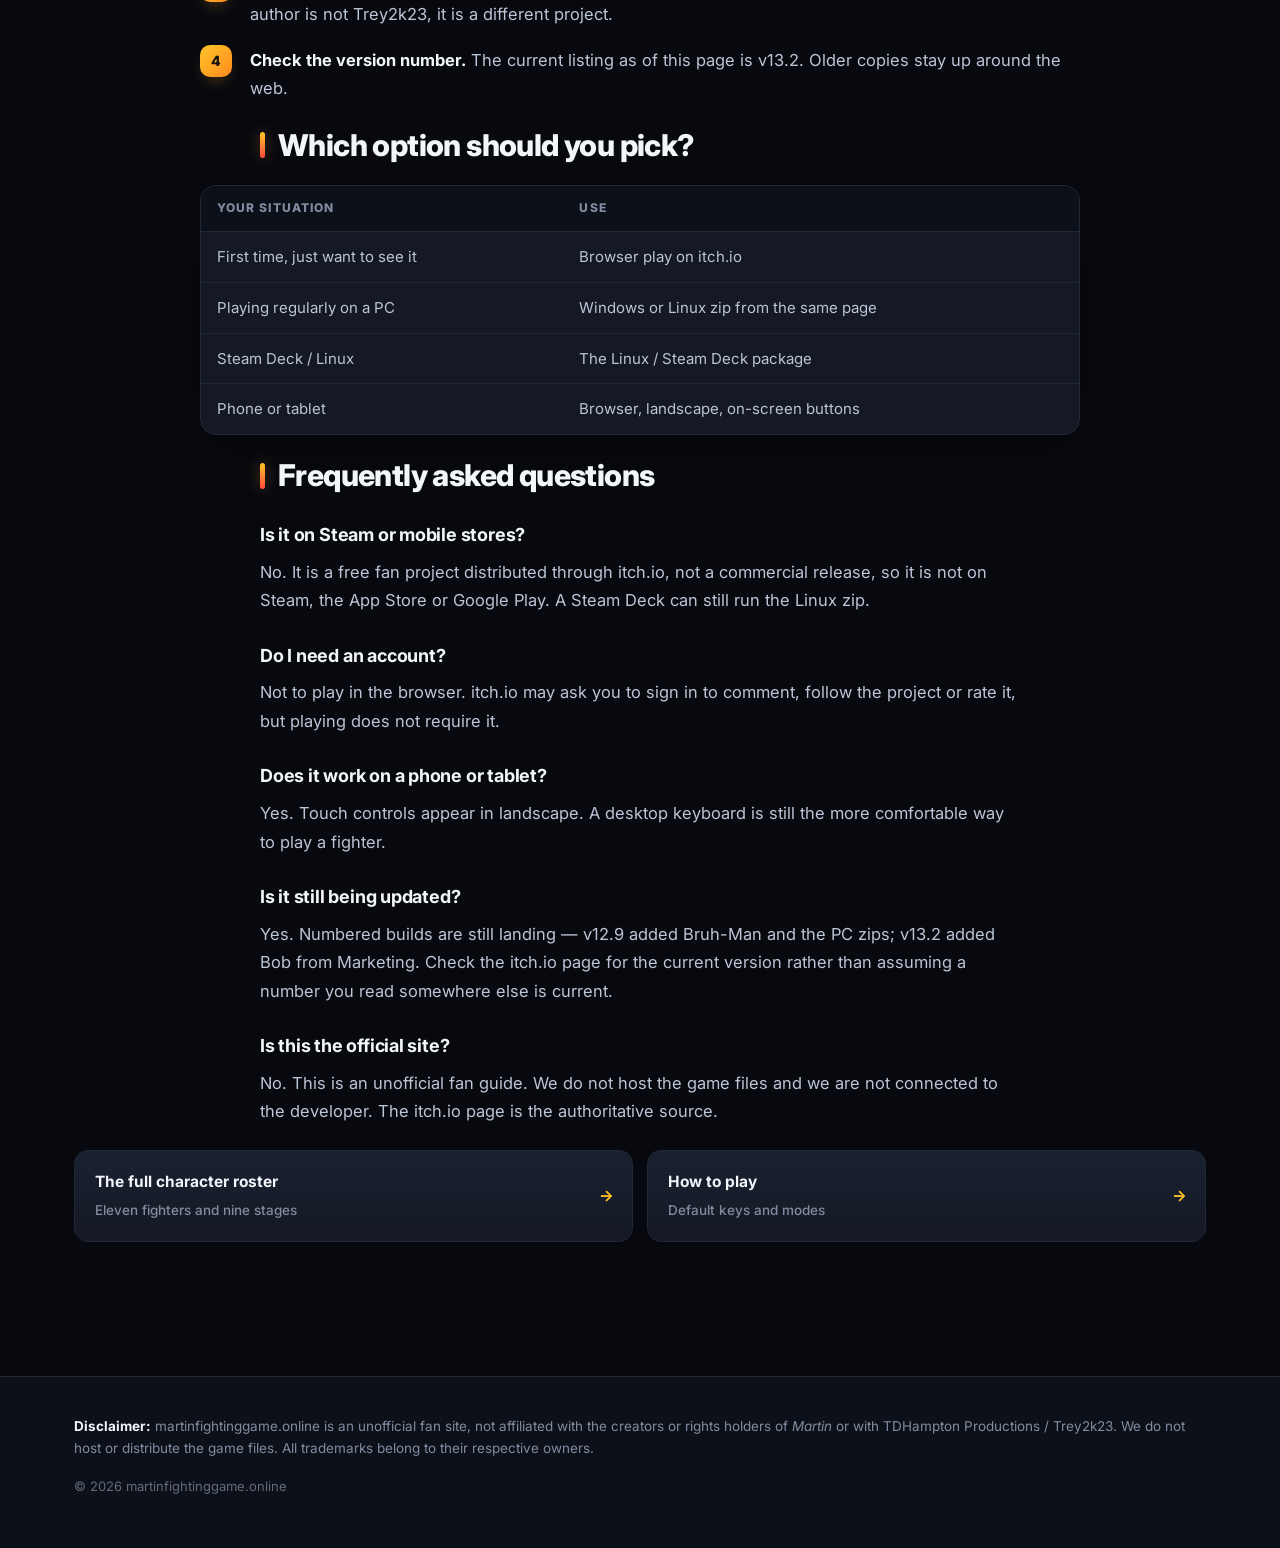
<file: where-to-play/index.html>
<!doctype html>
<html lang="en">
<head>
<meta charset="utf-8">
<meta name="viewport" content="width=device-width,initial-scale=1">
<title>Where to Play No Filter Fighters (Browser &amp; Download)</title>
<meta name="description" content="Where to play No Filter Fighters: the official itch.io browser version, the Windows and Linux downloads, and what to check before you open any file. No install needed.">
<link rel="canonical" href="https://martinfightinggame.online/where-to-play/">
<meta property="og:type" content="website">
<meta property="og:site_name" content="martinfightinggame.online">
<meta property="og:url" content="https://martinfightinggame.online/where-to-play/">
<meta property="og:title" content="Where to Play No Filter Fighters (Browser &amp; Download)">
<meta property="og:description" content="Where to play No Filter Fighters: the official itch.io browser version, the Windows and Linux downloads, and what to check before you open any file. No install needed.">
<meta property="og:image" content="https://martinfightinggame.online/og.png">
<meta property="og:image:width" content="1200">
<meta property="og:image:height" content="630">
<meta property="og:image:alt" content="No Filter Fighters – unofficial Martin fan fighting game">
<meta name="twitter:card" content="summary_large_image">
<meta name="twitter:image" content="https://martinfightinggame.online/og.png">
<link rel="preconnect" href="https://fonts.gstatic.com" crossorigin>
<link rel="stylesheet" href="https://fonts.googleapis.com/css2?family=Archivo+Black&family=Inter:wght@400;500;600;700;800&display=swap">
<link rel="stylesheet" href="/style.css?v=4">
<link rel="icon" href="/favicon.ico" sizes="32x32">
<link rel="icon" href="/favicon.svg" type="image/svg+xml">
<link rel="apple-touch-icon" href="/apple-touch-icon.png">
</head>
<body>
<header class="site-header"><div class="wrap">
  <a class="brand" href="/"><span class="dot"></span>Martin: No Filter Fighters</a>
  <nav class="nav">
    <a href="/">Home</a>
    <a href="/characters/">Characters</a>
    <a href="/how-to-play/">How to Play</a>
    <a href="/where-to-play/" aria-current="page">Where to Play</a>
  </nav>
</div></header>

<main>
  <section class="page-hero"><div class="wrap">
    <span class="eyebrow">Official source</span>
    <h1>Where to Play No Filter Fighters</h1>
    <p class="lede">No Filter Fighters is a free fan game. The copy you want is the one published by <strong>Trey2k23</strong> (TDHampton Productions) on itch.io. This site does not host the game. Other pages and “sequel” listings exist; treat the itch.io project as the source of truth for the current build.</p>
    <div class="cta-row">
      <a class="btn" href="https://trey2k23.itch.io/martin-no-filter-fighters-unofficial-fan-game" rel="noopener noreferrer">Open the itch.io page →</a>
      <a class="btn btn-ghost" href="/how-to-play/">How to play</a>
    </div>
  </div></section>

  <div class="wrap prose">
    <section>
      <h2>Two ways to play</h2>
      <div class="mode">
        <div class="mode-item">
          <h3>Option 1: Play in the browser</h3>
          <p>The game runs directly in a desktop or mobile browser with no install. This is the fastest way to try it, and the version the developer keeps up to date.</p>
          <p><strong>Best for:</strong> a first try, or playing on a machine you do not want to install things on.</p>
          <p><strong>Watch out for:</strong> the first load is slow. Keep the tab in the foreground until the title screen appears.</p>
        </div>
        <div class="mode-item">
          <h3>Option 2: Download for Windows, Linux or Steam Deck</h3>
          <p>The same itch.io page hosts zip packages. Extract the whole folder; do not run a random installer from a search result.</p>
          <p><strong>Best for:</strong> slow connections, repeated play, offline use.</p>
          <p><strong>Watch out for:</strong> download only from the creator's itch.io page. Fan games get re-uploaded to random file hosts constantly, and those copies are not checked by anyone.</p>
        </div>
      </div>

      <h2>PC zip, in order</h2>
      <ol class="steps">
        <li>Download the zip for your system and extract the complete folder.</li>
        <li>On Windows, run <code>Martin No Filter Fighters.exe</code>. If Windows shows its protected-PC screen, the creator's instructions are More info, then Run anyway.</li>
        <li>If the window is black or the graphics glitch, run <code>Launch - Compatibility Mode.bat</code> from the same folder.</li>
        <li>F11 or Alt+Enter toggles fullscreen. Settings carry over when you update.</li>
      </ol>

      <h2>Before you open any download</h2>
      <p>Fan games are not signed or reviewed the way store apps are, so a little caution is reasonable:</p>
      <ol class="steps">
        <li><strong>Use the itch.io project, not a search-result download button.</strong> Search for a fan game and you will find aggregator sites that wrap the file in an installer.</li>
        <li><strong>Expect a zip you extract, not a setup wizard.</strong> If a download offers you an .exe installer with toolbars or “extra software”, it is not the original build — close it.</li>
        <li><strong>Ignore lookalike listings.</strong> Comment threads already point at other games using a similar name. If the author is not Trey2k23, it is a different project.</li>
        <li><strong>Check the version number.</strong> The current listing as of this page is v13.2. Older copies stay up around the web.</li>
      </ol>

      <h2>Which option should you pick?</h2>
      <table>
        <tr><th>Your situation</th><th>Use</th></tr>
        <tr><td>First time, just want to see it</td><td>Browser play on itch.io</td></tr>
        <tr><td>Playing regularly on a PC</td><td>Windows or Linux zip from the same page</td></tr>
        <tr><td>Steam Deck / Linux</td><td>The Linux / Steam Deck package</td></tr>
        <tr><td>Phone or tablet</td><td>Browser, landscape, on-screen buttons</td></tr>
      </table>

      <h2>Frequently asked questions</h2>
      <h3>Is it on Steam or mobile stores?</h3>
      <p>No. It is a free fan project distributed through itch.io, not a commercial release, so it is not on Steam, the App Store or Google Play. A Steam Deck can still run the Linux zip.</p>

      <h3>Do I need an account?</h3>
      <p>Not to play in the browser. itch.io may ask you to sign in to comment, follow the project or rate it, but playing does not require it.</p>

      <h3>Does it work on a phone or tablet?</h3>
      <p>Yes. Touch controls appear in landscape. A desktop keyboard is still the more comfortable way to play a fighter.</p>

      <h3>Is it still being updated?</h3>
      <p>Yes. Numbered builds are still landing — v12.9 added Bruh-Man and the PC zips; v13.2 added Bob from Marketing. Check the itch.io page for the current version rather than assuming a number you read somewhere else is current.</p>

      <h3>Is this the official site?</h3>
      <p>No. This is an unofficial fan guide. We do not host the game files and we are not connected to the developer. The itch.io page is the authoritative source.</p>

      <div class="links-grid">
        <a class="link-card" href="/characters/">The full character roster<span>Eleven fighters and nine stages</span></a>
        <a class="link-card" href="/how-to-play/">How to play<span>Default keys and modes</span></a>
      </div>
    </section>
  </div>
</main>

<footer class="site-footer"><div class="wrap">
  <p><strong>Disclaimer:</strong> martinfightinggame.online is an unofficial fan site, not affiliated with the creators or rights holders of <em>Martin</em> or with TDHampton Productions / Trey2k23. We do not host or distribute the game files. All trademarks belong to their respective owners.</p>
  <p class="copy">© 2026 martinfightinggame.online</p>
</div></footer>
<script type="application/ld+json">
{"@context":"https://schema.org","@type":"BreadcrumbList","itemListElement":[
{"@type":"ListItem","position":1,"name":"Home","item":"https://martinfightinggame.online/"},
{"@type":"ListItem","position":2,"name":"Where to Play","item":"https://martinfightinggame.online/where-to-play/"}]}
</script>
</body>
</html>
</file>
<file: style.css>
/* ===========================================================
   Martin: No Filter Fighters — style.css  (v3 redesign)
   =========================================================== */
:root{
  --bg:#07090f; --bg2:#0c1018; --card:#141924; --card2:#1a2130;
  --fg:#f2f5fa; --soft:#bcc5d6; --mut:#828ca0;
  --acc:#ffc529; --acc2:#ff8a1f; --acc3:#ff4a3d; --cool:#4ea8ff;
  --line:#212939; --line2:#30394d;
  --r:16px; --maxw:1060px; --prose:720px;
  --sh:0 18px 40px -24px rgba(0,0,0,.95);
  --display:"Archivo Black",ui-sans-serif,system-ui,"Segoe UI",Roboto,Arial,sans-serif;
  --body:"Inter",ui-sans-serif,system-ui,-apple-system,"Segoe UI",Roboto,"Helvetica Neue",Arial,sans-serif;
}
*,*::before,*::after{box-sizing:border-box}
html{-webkit-text-size-adjust:100%;scroll-behavior:smooth}
body{margin:0;color:var(--fg);font:16.5px/1.72 var(--body);-webkit-font-smoothing:antialiased;
  background:radial-gradient(1100px 560px at 50% -12%,rgba(255,197,41,.08),transparent 62%),var(--bg)}
/* 细网格底纹，只在顶部可见 */
body::before{content:"";position:fixed;inset:0;z-index:0;pointer-events:none;
  background-image:linear-gradient(rgba(255,255,255,.022) 1px,transparent 1px),
                   linear-gradient(90deg,rgba(255,255,255,.022) 1px,transparent 1px);
  background-size:64px 64px;
  -webkit-mask-image:radial-gradient(900px 620px at 50% 0%,#000,transparent 78%);
          mask-image:radial-gradient(900px 620px at 50% 0%,#000,transparent 78%)}
.site-header,main,.site-footer{position:relative;z-index:1}
img{max-width:100%;height:auto;display:block}
a{color:var(--acc);text-decoration:none}
a:hover{text-decoration:underline}
::selection{background:rgba(255,197,41,.3);color:#fff}
:focus-visible{outline:2px solid var(--acc);outline-offset:3px;border-radius:6px}
.wrap{max-width:var(--maxw);margin:0 auto;padding:0 24px}
.prose{max-width:var(--prose)}
.mut{color:var(--mut);font-size:14px}

/* ---------- 吸顶导航 ---------- */
.site-header{position:sticky;top:0;z-index:30;background:rgba(7,9,15,.78);
  backdrop-filter:saturate(1.4) blur(14px);border-bottom:1px solid var(--line)}
.site-header .wrap{display:flex;align-items:center;gap:18px;min-height:64px;flex-wrap:wrap}
.brand{display:flex;align-items:center;gap:10px;font-weight:800;font-size:16px;
  letter-spacing:-.015em;color:var(--fg)}
.brand:hover{text-decoration:none;color:#fff}
.brand .dot{width:10px;height:10px;border-radius:3px;transform:rotate(45deg);
  background:linear-gradient(135deg,var(--acc),var(--acc3));box-shadow:0 0 14px rgba(255,160,41,.6)}
.nav{display:flex;gap:2px;flex-wrap:wrap;margin-left:auto}
.nav a{position:relative;color:var(--mut);font-size:14.5px;font-weight:600;
  padding:8px 13px;border-radius:10px;transition:.18s}
.nav a:hover{color:var(--fg);background:rgba(255,255,255,.055);text-decoration:none}
.nav a[aria-current]{color:var(--fg);background:rgba(255,197,41,.1)}
.nav a[aria-current]::after{content:"";position:absolute;left:13px;right:13px;bottom:3px;height:2px;
  border-radius:2px;background:linear-gradient(90deg,var(--acc),var(--acc3))}

/* ---------- 英雄区 ---------- */
.page-hero{position:relative;overflow:hidden;border-bottom:1px solid var(--line);
  background:radial-gradient(820px 380px at 10% -20%,rgba(255,197,41,.20),transparent 68%),
             radial-gradient(760px 360px at 92% -10%,rgba(255,74,61,.16),transparent 70%),
             linear-gradient(180deg,var(--bg2),var(--bg))}
/* 斜向条纹质感 */
.page-hero::before{content:"";position:absolute;inset:0;pointer-events:none;opacity:.5;
  background:repeating-linear-gradient(115deg,rgba(255,255,255,.028) 0 2px,transparent 2px 9px);
  -webkit-mask-image:linear-gradient(200deg,#000,transparent 62%);
          mask-image:linear-gradient(200deg,#000,transparent 62%)}
/* 底部“血条” */
.page-hero::after{content:"";position:absolute;left:0;right:0;bottom:0;height:3px;
  background:linear-gradient(90deg,var(--acc) 0%,var(--acc2) 38%,var(--acc3) 62%,transparent 62%)}
.page-hero .wrap{position:relative;z-index:1;padding:66px 24px 56px}
.eyebrow{display:inline-flex;align-items:center;gap:8px;font-size:11.5px;font-weight:800;
  letter-spacing:.14em;text-transform:uppercase;color:var(--acc);
  background:rgba(255,197,41,.09);border:1px solid rgba(255,197,41,.3);
  padding:6px 13px;border-radius:999px;margin:0 0 20px}
.eyebrow::before{content:"";width:6px;height:6px;border-radius:50%;background:var(--acc);
  box-shadow:0 0 10px var(--acc)}
h1{margin:0 0 18px;font-family:var(--display);font-weight:900;
  font-size:clamp(32px,5.6vw,54px);line-height:1.06;letter-spacing:-.015em;text-transform:uppercase;
  background:linear-gradient(176deg,#fff 34%,#aeb9cd);-webkit-background-clip:text;background-clip:text;
  color:transparent}
.lede{margin:0;font-size:18.5px;line-height:1.66;color:var(--soft);max-width:640px}
.lede em{color:var(--fg);font-style:italic}
.cta-row{display:flex;gap:12px;flex-wrap:wrap;margin-top:30px}
.btn{display:inline-flex;align-items:center;gap:9px;border:0;border-radius:12px;
  background:linear-gradient(135deg,var(--acc),var(--acc2));color:#15120a;
  font-weight:800;font-size:15.5px;padding:14px 24px;letter-spacing:.01em;
  box-shadow:0 10px 26px -10px rgba(255,160,41,.65);transition:transform .18s,box-shadow .18s}
.btn:hover{text-decoration:none;transform:translateY(-2px);box-shadow:0 16px 32px -12px rgba(255,160,41,.8)}
.btn-ghost{background:rgba(255,255,255,.03);color:var(--fg);border:1px solid var(--line2);box-shadow:none}
.btn-ghost:hover{background:rgba(255,255,255,.07);box-shadow:none}

/* ---------- 数据条 ---------- */
.stats{display:grid;grid-template-columns:repeat(4,1fr);gap:12px;margin:38px 0 0}
.stats div{position:relative;overflow:hidden;padding:18px 18px 16px;border-radius:14px;
  border:1px solid var(--line);background:linear-gradient(180deg,var(--card2),var(--card));
  box-shadow:var(--sh)}
.stats div::before{content:"";position:absolute;inset:0 0 auto 0;height:3px;
  background:linear-gradient(90deg,var(--acc),var(--acc3))}
.stats .num{display:block;font-family:var(--display);font-size:clamp(24px,3.2vw,30px);
  line-height:1.05;letter-spacing:-.02em;margin-bottom:5px;
  background:linear-gradient(135deg,#fff,var(--acc));-webkit-background-clip:text;background-clip:text;
  color:transparent}
.stats .lab{display:block;font-size:11.5px;color:var(--mut);font-weight:700;
  text-transform:uppercase;letter-spacing:.11em}

/* ---------- 排版 ---------- */
main section,.section{padding:46px 0}
h2{font-size:clamp(23px,3vw,30px);line-height:1.22;letter-spacing:-.02em;font-weight:800;
  margin:0 0 16px;display:flex;align-items:center;gap:13px}
h2::before{content:"";width:5px;height:26px;border-radius:3px;flex:none;
  background:linear-gradient(180deg,var(--acc),var(--acc3));box-shadow:0 0 14px rgba(255,140,41,.4)}
h3{font-size:18px;font-weight:700;margin:26px 0 7px;letter-spacing:-.012em;color:var(--fg)}
p,li{color:var(--soft)}
p{margin:0 0 15px}
ul,ol{padding-left:22px;margin:0 0 18px}
li{margin:6px 0}
li::marker{color:var(--acc)}
strong{color:var(--fg);font-weight:700}
h1 strong,h2 strong{color:inherit}

/* ---------- 卡片 / Quick facts ---------- */
.card{background:linear-gradient(180deg,var(--card2),var(--card));border:1px solid var(--line);
  border-radius:var(--r);padding:22px 24px;margin:24px 0;box-shadow:var(--sh)}
.card.callout{position:relative;padding-left:26px;border-left:0;overflow:hidden}
.card.callout::before{content:"";position:absolute;left:0;top:0;bottom:0;width:3px;
  background:linear-gradient(180deg,var(--acc),var(--acc3))}
.facts{display:grid;grid-template-columns:150px 1fr;gap:0;margin:0;font-size:15px}
.facts dt{color:var(--mut);font-weight:700;font-size:12.5px;text-transform:uppercase;
  letter-spacing:.07em;padding:10px 0;border-top:1px solid var(--line)}
.facts dd{margin:0;color:var(--fg);padding:10px 0;border-top:1px solid var(--line)}
.facts dt:first-of-type,.facts dd:first-of-type{border-top:0;padding-top:0}

/* ---------- 角色卡 ---------- */
.char-grid{display:grid;grid-template-columns:repeat(3,1fr);gap:16px;margin:26px 0}
.char-card{position:relative;overflow:hidden;padding:20px;border-radius:var(--r);
  border:1px solid var(--line);background:linear-gradient(180deg,var(--card2),var(--card));
  box-shadow:var(--sh);transition:transform .18s,border-color .18s}
.char-card:hover{transform:translateY(-3px);border-color:var(--line2)}
.char-card::after{content:"";position:absolute;inset:0 0 auto 0;height:3px;opacity:0;transition:.18s;
  background:linear-gradient(90deg,var(--acc),var(--acc3))}
.char-card:hover::after{opacity:1}
.char-top{display:flex;align-items:center;gap:13px;margin-bottom:12px}
.avatar{width:50px;height:50px;flex:none;border-radius:14px;display:grid;place-items:center;
  font-family:var(--display);font-size:21px;color:#141414;
  background:linear-gradient(135deg,var(--acc),var(--acc2));
  box-shadow:0 0 0 1px rgba(255,255,255,.1) inset,0 8px 20px -10px rgba(255,160,41,.9)}
.avatar.v2{background:linear-gradient(135deg,#7be0ff,#3a8dff);color:#061322;
  box-shadow:0 0 0 1px rgba(255,255,255,.1) inset,0 8px 20px -10px rgba(58,141,255,.9)}
.avatar.v3{background:linear-gradient(135deg,#ff9de0,#a855f7);color:#17091f;
  box-shadow:0 0 0 1px rgba(255,255,255,.1) inset,0 8px 20px -10px rgba(168,85,247,.9)}
.avatar.v4{background:linear-gradient(135deg,#a3e635,#22c55e);color:#05160b;
  box-shadow:0 0 0 1px rgba(255,255,255,.1) inset,0 8px 20px -10px rgba(34,197,94,.9)}
.char-card h3{margin:0;font-size:17.5px;letter-spacing:-.015em}
.char-card .tag{display:inline-block;font-size:10.5px;font-weight:800;letter-spacing:.11em;
  text-transform:uppercase;color:var(--mut);border:1px solid var(--line2);border-radius:999px;
  padding:3px 10px;margin-bottom:10px}
.char-card p{margin:0;font-size:14.8px;line-height:1.65}
.char-card .super{display:block;margin-top:12px;padding-top:11px;border-top:1px solid var(--line);
  font-size:13px;color:var(--mut)}
.char-card .super b{color:var(--acc);font-weight:700}

/* ---------- 步骤 ---------- */
.steps{list-style:none;padding:0;margin:24px 0;counter-reset:s}
.steps li{counter-increment:s;position:relative;padding:0 0 0 50px;margin:0 0 18px;color:var(--soft)}
.steps li::before{content:counter(s);position:absolute;left:0;top:-1px;width:32px;height:32px;
  border-radius:10px;display:grid;place-items:center;font-size:14px;font-weight:800;color:#15120a;
  background:linear-gradient(135deg,var(--acc),var(--acc2));box-shadow:0 8px 18px -10px rgba(255,160,41,.9)}
.steps b{color:var(--fg)}

/* ---------- 表格 ---------- */
table{width:100%;border-collapse:separate;border-spacing:0;margin:22px 0;font-size:15px;
  background:var(--card);border:1px solid var(--line);border-radius:var(--r);overflow:hidden;
  box-shadow:var(--sh)}
th,td{text-align:left;padding:12px 16px;border-bottom:1px solid var(--line);vertical-align:top}
tr:last-child td,tr:last-child th{border-bottom:0}
th{color:var(--mut);font-weight:800;font-size:12px;text-transform:uppercase;letter-spacing:.09em;
  background:var(--bg2)}
td{color:var(--soft)}
tbody tr:hover td{background:rgba(255,255,255,.02)}

/* ---------- 模式条目 ---------- */
.mode{display:grid;gap:14px;margin:24px 0}
.mode-item{position:relative;overflow:hidden;padding:18px 20px;border-radius:var(--r);
  border:1px solid var(--line);background:linear-gradient(90deg,var(--card2),var(--card));
  transition:border-color .18s}
.mode-item::before{content:"";position:absolute;left:0;top:0;bottom:0;width:3px;
  background:linear-gradient(180deg,var(--acc),var(--acc3))}
.mode-item:hover{border-color:var(--line2)}
.mode-item h3{margin:0 0 7px;font-size:17px}
.mode-item p{margin:0;font-size:15px}

/* ---------- 提示条 ---------- */
.note{position:relative;padding:16px 20px 16px 48px;margin:22px 0;font-size:15px;border-radius:var(--r);
  background:rgba(255,197,41,.06);border:1px solid rgba(255,197,41,.24);color:var(--soft)}
.note::before{content:"!";position:absolute;left:18px;top:16px;width:20px;height:20px;border-radius:50%;
  display:grid;place-items:center;font-size:13px;font-weight:900;color:#15120a;background:var(--acc)}
.note b{color:var(--acc)}

/* ---------- 相关链接 ---------- */
.links-grid{display:grid;grid-template-columns:repeat(2,1fr);gap:14px;margin:24px 0}
.link-card{display:block;position:relative;padding:18px 44px 18px 20px;border-radius:14px;
  border:1px solid var(--line);background:linear-gradient(180deg,var(--card2),var(--card));
  color:var(--fg);font-weight:700;font-size:15.5px;transition:.18s}
.link-card::after{content:"→";position:absolute;right:18px;top:50%;transform:translateY(-50%);
  color:var(--acc);font-weight:700;transition:.18s}
.link-card:hover{text-decoration:none;border-color:var(--line2);transform:translateY(-2px)}
.link-card:hover::after{right:14px}
.link-card span{display:block;font-weight:500;font-size:13.5px;color:var(--mut);margin-top:4px}

/* ---------- 页脚 ---------- */
.site-footer{border-top:1px solid var(--line);background:var(--bg2);margin-top:64px;padding:38px 0 52px}
.site-footer p{font-size:13.5px;color:var(--mut);line-height:1.68}
.site-footer .wrap{max-width:var(--maxw)}
.site-footer .copy{margin:16px 0 0;font-size:13px;color:#636b7c}

/* ---------- 响应式 ---------- */
@media(max-width:960px){
  .char-grid{grid-template-columns:repeat(2,1fr)}
}
@media(max-width:720px){
  .page-hero .wrap{padding:44px 20px 40px}
  .wrap{padding:0 18px}
  .nav{width:100%;margin:0 0 10px;gap:0}
  .nav a{padding:7px 10px;font-size:14px}
  .stats{grid-template-columns:repeat(2,1fr);gap:10px}
  .char-grid,.links-grid{grid-template-columns:1fr}
  main section,.section{padding:34px 0}
  .facts{grid-template-columns:1fr;gap:0}
  .facts dt{padding:10px 0 0;border-top:1px solid var(--line)}
  .facts dd{padding:2px 0 10px;border-top:0}
  .facts dd:first-of-type{padding-top:2px}
  .btn{width:100%;justify-content:center}
}
@media(prefers-reduced-motion:reduce){
  *{transition:none!important}
  .btn:hover,.char-card:hover,.link-card:hover{transform:none}
}

/* ---------- 英雄区擂台图形 ---------- */
.hero-grid{display:grid;grid-template-columns:minmax(0,1.04fr) minmax(0,.96fr);
  gap:44px;align-items:center}
.hero-copy .lede{max-width:560px}
.hero-art{justify-self:center;width:100%;max-width:470px}
.arena{width:100%;height:auto;display:block;overflow:visible;
  filter:drop-shadow(0 34px 48px rgba(0,0,0,.6))}
.arena .f1{animation:bob 2.6s ease-in-out infinite}
.arena .f2{animation:bob 3.2s ease-in-out .35s infinite}
.arena .spark{transform-box:fill-box;transform-origin:center;opacity:0;
  animation:spark 2.6s ease-in-out infinite}
@keyframes bob{0%,100%{transform:translateY(0)}50%{transform:translateY(-5px)}}
@keyframes spark{0%,58%,100%{opacity:0;transform:scale(.55)}
                 68%{opacity:1;transform:scale(1)}
                 86%{opacity:0;transform:scale(1.25)}}
@media(max-width:900px){
  .hero-grid{grid-template-columns:1fr;gap:26px}
  .hero-art{max-width:400px}
}
@media(max-width:560px){.hero-art{max-width:320px}}
@media(prefers-reduced-motion:reduce){
  .arena .f1,.arena .f2,.arena .spark{animation:none}
  .arena .spark{opacity:.9}
}

/* ---------- 宽度分层（追加到文件末尾） ---------- */
:root{--maxw:1180px;--prose:760px}

/* 正文容器放宽，不再被 .prose 锁死 */
.wrap.prose{max-width:var(--maxw)}

/* 纯文字块保持易读行长并居中 */
.wrap.prose > section > :where(p,h2,h3,h4,ul,ol,dl,blockquote){
  max-width:var(--prose);margin-inline:auto}

/* 卡片 / 提示条 / 表格：中等宽度 */
.wrap.prose > section > :where(.card,.note,table,.steps){
  max-width:880px;margin-inline:auto}

/* 结构性网格撑满容器 */
.wrap.prose > section > :where(.char-grid,.links-grid,.mode){
  max-width:none}

/* 宽屏下让网格多排一列 */
.char-grid{grid-template-columns:repeat(auto-fill,minmax(290px,1fr))}
.mode{grid-template-columns:repeat(2,1fr)}
.mode-item:first-child:nth-last-child(5){grid-column:1/-1}

@media(max-width:860px){
  .mode{grid-template-columns:1fr}
  .wrap.prose > section > *{max-width:none}
}
</file>
